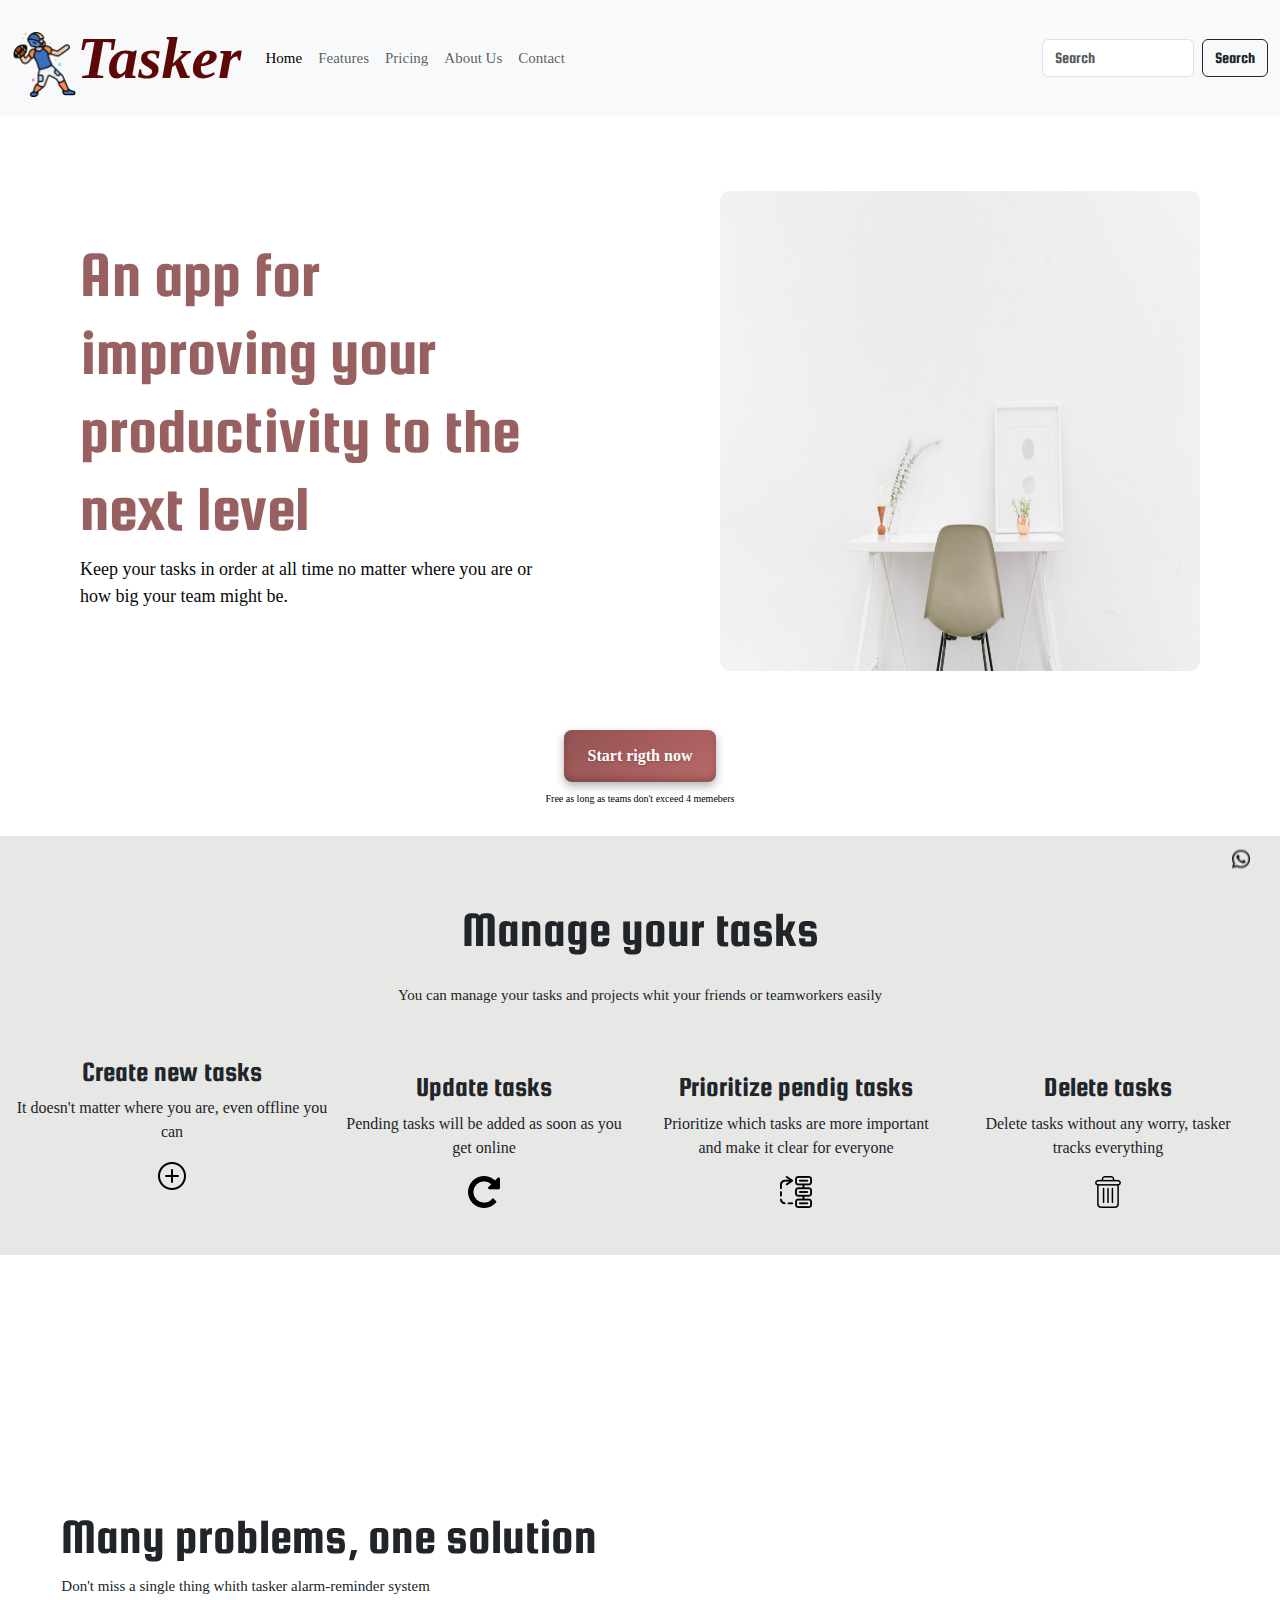
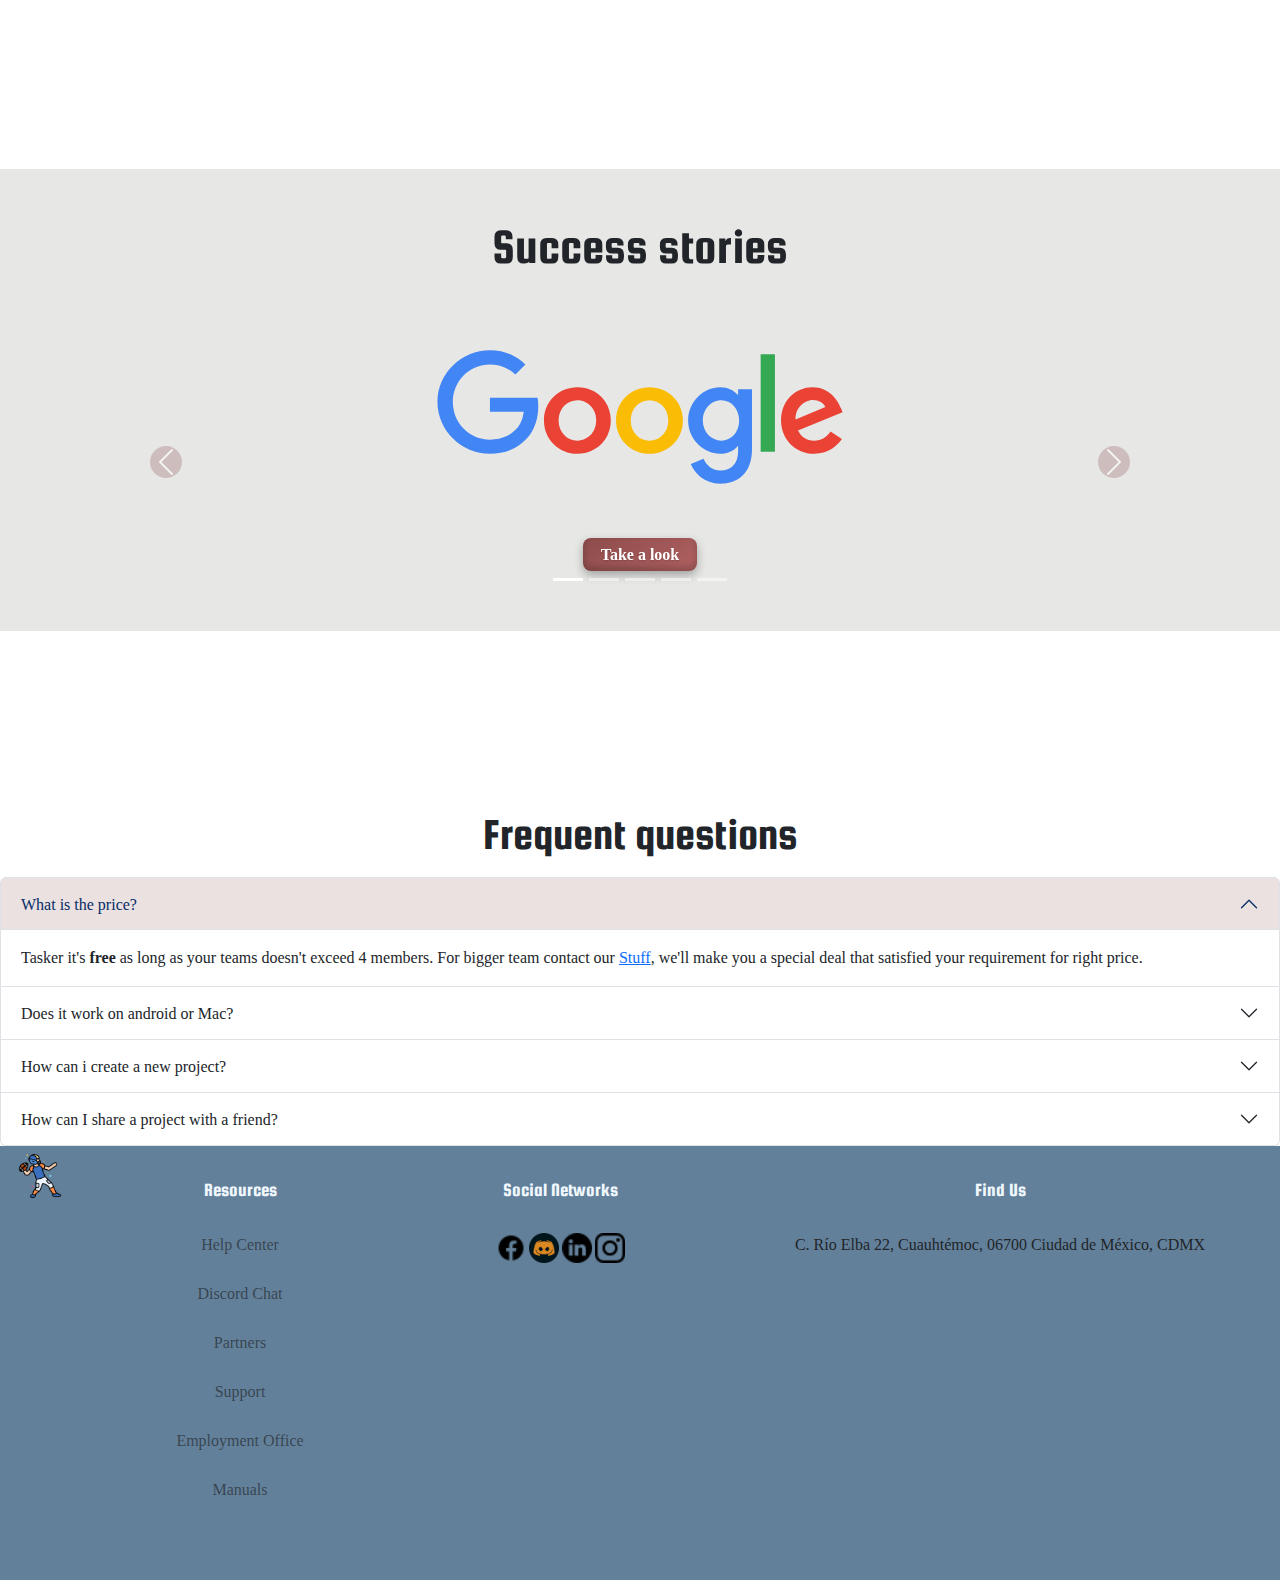
<file: index.html>
<!DOCTYPE html>
<html lang="es">

<head>
   <meta charset="UTF-8">
   <meta property="og:image" content="https://tasker-site.netlify.app/img/jugador-de-ataque.png">
   <meta name="description" content="Tasker is an application to help you to organize your day to day lifework in a easier way, use calendars, add tasks offline or online,synchronize all team issues, create alarms and reminders.">
   <meta name="keywords" content="task, organize, organization, online, offline, teamwork, team, easy, synchronize, reminders, alarms, together">
   <meta name="viewport" content="width=device-width, initial-scale=1.0">
   <meta property="og:type" content="website">
   <meta property="og:title" content="TASKER">
   <meta property="og:url" content="https://tasker-site.netlify.app/">
   <meta property="og:description" content="An app for helping you organize your day to day tasks">   
   <title>TASKER | An application to help you in your day to day tasks.</title>
   <link rel="icon" href="./img/iconpage jugador-de-ataque.png" type="image/x-icon">
   <link href="https://cdn.jsdelivr.net/npm/bootstrap@5.3.3/dist/css/bootstrap.min.css" rel="stylesheet"
      integrity="sha384-QWTKZyjpPEjISv5WaRU9OFeRpok6YctnYmDr5pNlyT2bRjXh0JMhjY6hW+ALEwIH" crossorigin="anonymous">
   <link rel="stylesheet" href="./css/estilos.css">
</head>

<body>
   <header>
      <nav class="navbar navbar-expand-lg bg-body-tertiary">
         <div class="container-fluid">
            <a class="navbar-brand" href="./index.html">
            <img src="./img/jugador-de-ataque.png" alt="Logo de Tasker" height="65px">Tasker</a>
            <button class="navbar-toggler" type="button" data-bs-toggle="collapse"
               data-bs-target="#navbarSupportedContent" aria-controls="navbarSupportedContent" aria-expanded="false"
               aria-label="Toggle navigation">
               <span class="navbar-toggler-icon"></span>
            </button>
            <div class="collapse navbar-collapse" id="navbarSupportedContent">
               <ul class="navbar-nav me-auto mb-2 mb-lg-0">
                  <li class="nav-item">
                     <a class="nav-link active" aria-current="page" href="./index.html">Home</a>
                  </li>
                  <li class="nav-item">
                     <a class="nav-link" href="./pages/features.html">Features</a>
                  </li>
                  <li class="nav-item">
                     <a class="nav-link" aria-current="page" href="./pages/pricing.html">Pricing</a>
                  </li>
                  <li class="nav-item">
                     <a class="nav-link" aria-current="page" href="./pages/aboutus.html">About Us</a>
                  </li>
                  <li class="nav-item">
                     <a class="nav-link" aria-current="page" href="./pages/contact.html">Contact</a>
                  </li>
               </ul>
               <form class="d-flex" role="search">
                  <input class="form-control me-2" type="search" placeholder="Search" aria-label="Search">
                  <button class="btn btn-outline-dark" type="submit">Search</button>
               </form>
            </div>
         </div>
      </nav>
   </header>

   <main>
      <section class="heroe">
         <div class="textosHeroe">
            <h1>An app for improving your productivity to the next level</h1>
            <p>Keep your tasks in order at all time no matter where you are or how big your team might be.</p>
         </div>
         <div class="imagenHeroe">
            <img src="./img/heroecambio.jpg" alt="Imagen principal del heroe para sm">
         </div>
         <div class="botones">
            <a href="./pages/contact.html">Start rigth now</a>
            <p>Free as long as teams don't exceed 4 memebers </p>
      </div>
      </section>



      <section class="whatsapp">
         <a href="https://web.whatsapp.com/">
            <img src="./img/whatsapp.png" alt="Logo de WhatsApp">
         </a>
      </section>

      <section class="features">
         <div class="textosFeatures">
            <h2>Manage your tasks</h2>
            <p>You can manage your tasks and projects whit your friends or teamworkers easily</p>
         </div>
         <div class="featuresContenedor">
            <div class="featureCreate">
               <h3>Create new tasks</h3>
               <p>It doesn't matter where you are, even offline you can</p>
               <img src="./img/boton-agregar.png" alt="icono de agregar tarea nueva">
            </div>
            <div class="featureUpdate">
               <h3>Update tasks</h3>
               <p>Pending tasks will be added as soon as you get online </p>
               <img src="./img/actualizar-flecha.png" alt="Icono de actualizar tarea">
            </div>
            <div class="featurePrioritize">
               <h3>Prioritize pendig tasks</h3>
               <p>Prioritize which tasks are more important and make it clear for everyone</p>
               <img src="./img/prioridad.png" alt="Icono de prioridad">
            </div>
            <div class="featureDelete">
               <h3>Delete tasks</h3>
               <p>Delete tasks without any worry, tasker tracks everything</p>
               <img src="./img/eliminar.png" alt="Incono de eliminar">
            </div>
         </div>
      </section>

      <section class="video">
         <div class="videoContenedor">
            <h2>Many problems, one solution</h2>
            <p>Don't miss a single thing whith tasker alarm-reminder system</p>
         </div>
         <div>
            <iframe width="560" height="315" src="https://www.youtube.com/embed/P5-oDsxQQZo?si=3AG1JJePYyC8_374"
               title="YouTube video player" frameborder="0"
               allow="accelerometer; autoplay; clipboard-write; encrypted-media; gyroscope; picture-in-picture; web-share"
               referrerpolicy="strict-origin-when-cross-origin" allowfullscreen></iframe>
         </div>
      </section>

      <section class="historias">
         <h2>Success stories</h2>
         <div class="container py-4">
            <div id="sliderHistorias" class="carousel slide" data-bs-ride="carousel">
               <div class="carousel-indicators">
                  <button class="active" data-bs-target="#sliderHistorias" data-bs-slide-to="0"></button>
                  <button data-bs-target="#sliderHistorias" data-bs-slide-to="1"></button>
                  <button data-bs-target="#sliderHistorias" data-bs-slide-to="2"></button>
                  <button data-bs-target="#sliderHistorias" data-bs-slide-to="3"></button>
                  <button data-bs-target="#sliderHistorias" data-bs-slide-to="4"></button>
               </div>

               <div class="carousel-inner carousel-fade">
                  <div class="carousel-item active" data-bs-interval="5000">
                     <img class="d-block w-100" src="./img/Google-Logo.wine.svg" alt="Logo de Google">
                     <div class="carousel-caption d-sm-none d-md-block">
                        <a href="">Take a look</a>
                     </div>
                  </div>

                  <div class="carousel-item" data-bs-interval="5000">
                     <img class="d-block w-100" src="./img/jenkinslogo.svg" alt="Logo de Jenkins">
                     <div class="carousel-caption d-sm-none d-md-block">
                        <a href="">Take a look</a>
                     </div>
                  </div>

                  <div class="carousel-item" data-bs-interval="5000">
                     <img class="d-block w-100" src="./img/docker.svg" alt="Logo de Docker">
                     <div class="carousel-caption d-sm-none d-md-block">
                        <a href="">Take a look</a>
                     </div>
                  </div>

                  <div class="carousel-item" data-bs-interval="5000">
                     <img class="d-block w-100" src="./img/nvidia.svg" alt="Logo de Nvidia">
                     <div class="carousel-caption d-sm-none d-md-block">
                        <a href="">Take a look</a>
                     </div>
                  </div>

                  <div class="carousel-item" data-bs-interval="5000">
                     <img class="d-block w-100" src="./img/intel-logo.svg" alt="Logo de intel">
                     <div class="carousel-caption d-sm-none d-md-block">
                        <a href="">Take a look</a>
                     </div>
                  </div>
               </div>

               <button class="carousel-control-prev" data-bs-target="#sliderHistorias" data-bs-slide="prev">
                  <span class="carousel-control-prev-icon"></span>
               </button>

               <button class="carousel-control-next" data-bs-target="#sliderHistorias" data-bs-slide="next">
                  <span class="carousel-control-next-icon"></span>
               </button>
            </div>

         </div>
      </section>

      <section class="preguntas">
         <h3 id="seccionPreguntas">Frequent questions</h3>
         <div class="accordion" id="accordionExample">
            <div class="accordion-item">
               <h2 class="accordion-header">
                  <button class="accordion-button" type="button" data-bs-toggle="collapse" data-bs-target="#collapseOne"
                     aria-expanded="true" aria-controls="collapseOne">
                     What is the price?
                  </button>
               </h2>
               <div id="collapseOne" class="accordion-collapse collapse show" data-bs-parent="#accordionExample">
                  <div class="accordion-body">
                     Tasker it's <strong>free</strong> as long as your teams doesn't exceed 4 members. For bigger team
                     contact our <a href="./pages/contact.html">Stuff</a>, we'll make you a special deal that satisfied
                     your requirement for right price.
                  </div>
               </div>
            </div>
            <div class="accordion-item">
               <h2 class="accordion-header">
                  <button class="accordion-button collapsed" type="button" data-bs-toggle="collapse"
                     data-bs-target="#collapseTwo" aria-expanded="false" aria-controls="collapseTwo">
                     Does it work on android or Mac?
                  </button>
               </h2>
               <div id="collapseTwo" class="accordion-collapse collapse" data-bs-parent="#accordionExample">
                  <div class="accordion-body">
                     Tasker it's onle availabel on web for <strong>now</strong> but we are working to bring you as sonn
                     as possible tasker in all your devices.
                  </div>
               </div>
            </div>
            <div class="accordion-item">
               <h2 class="accordion-header">
                  <button class="accordion-button collapsed" type="button" data-bs-toggle="collapse"
                     data-bs-target="#collapseThree" aria-expanded="false" aria-controls="collapseThree">
                     How can i create a new project?
                  </button>
               </h2>
               <div id="collapseThree" class="accordion-collapse collapse" data-bs-parent="#accordionExample">
                  <div class="accordion-body">
                     You can create a new project by making click un the left menu and then click on "(+)" so you can
                     create a project or task.
                  </div>
               </div>
            </div>
            <div class="accordion-item">
               <h2 class="accordion-header">
                  <button class="accordion-button collapsed" type="button" data-bs-toggle="collapse"
                     data-bs-target="#collapseFour" aria-expanded="false" aria-controls="collapseFour">
                     How can I share a project with a friend?
                  </button>
               </h2>
               <div id="collapseFour" class="accordion-collapse collapse" data-bs-parent="#accordionExample">
                  <div class="accordion-body">
                     You can share projects or tasks simply by clicking on the top rigth when you're into a created
                     issue then there are two posible ways:
                     <ul>
                        <li>Share with a teamworker</li>
                        <li>Share with someone outside your team</li>
                     </ul>
                  </div>
               </div>
            </div>
      </section>
   </main>

   <footer>
      <div class="footerContainer">
         <div class="resourcesImg">
            <a href="./index.html">
               <img src="./img/jugador-de-ataque.png" alt="Icono tasker">
            </a>
         </div>
         <div class="resources">
            <h3>Resources</h3>
            <ul>
               <li>
                  <a href="https://www.w3schools.com/cssref/sel_visited.php" target="_blank">Help Center
                  </a>
               </li>
               <li>
                  <a href="https://discord.com/" target="_blank">Discord Chat
                  </a>
               </li>
               <li>
                  <a href="">Partners
                  </a>
               </li>
               <li>
                  <a href="">Support
                  </a>
               </li>
               <li>
                  <a href="">Employment Office
                  </a>
               </li>
               <li>
                  <a href="">Manuals
                  </a>
               </li>
            </ul>
         </div>
         <div class="footerIcons">
            <h3>Social Networks</h3>
            <a href="https://www.facebook.com/" target="_blank"><img src="./img/icons8-facebook-24.png" alt="Icono de facebook"></a>
            <a href="https://www.discord.com/" target="_blank"><img src="./img/icon-for-discord-17.jpg" alt="Icono de facebook"></a>
            <a href="https://www.linkedin.com/" target="_blank"><img src="./img/linkedin.png" alt="Icono de facebook"></a>
            <a href="https://www.instagram.com/" target="_blank"><img src="./img/logotipo-de-instagram.png" alt="Icono de facebook"></a>
         </div>
         <div class="direction">
            <h3>Find Us</h3>
            <p>C. Río Elba 22, Cuauhtémoc, 06700 Ciudad de México, CDMX</p>
            <iframe
               src="https://www.google.com/maps/embed?pb=!1m18!1m12!1m3!1d9657.180180632466!2d-99.18027191633563!3d19.42620854496103!2m3!1f0!2f0!3f0!3m2!1i1024!2i768!4f13.1!3m3!1m2!1s0x85d1ff003274529b%3A0xe4bf7c38b54d6acd!2sTrabajo%20falso!5e0!3m2!1ses-419!2smx!4v1721869888861!5m2!1ses-419!2smx"
               width="600" height="450" style="border:0;" allowfullscreen="" loading="lazy"
               referrerpolicy="no-referrer-when-downgrade"></iframe>
         </div>
      </div>
   </footer>
   <script src="https://cdn.jsdelivr.net/npm/bootstrap@5.3.3/dist/js/bootstrap.bundle.min.js"
   integrity="sha384-YvpcrYf0tY3lHB60NNkmXc5s9fDVZLESaAA55NDzOxhy9GkcIdslK1eN7N6jIeHz"
   crossorigin="anonymous"></script>
</body>
</html>
</file>
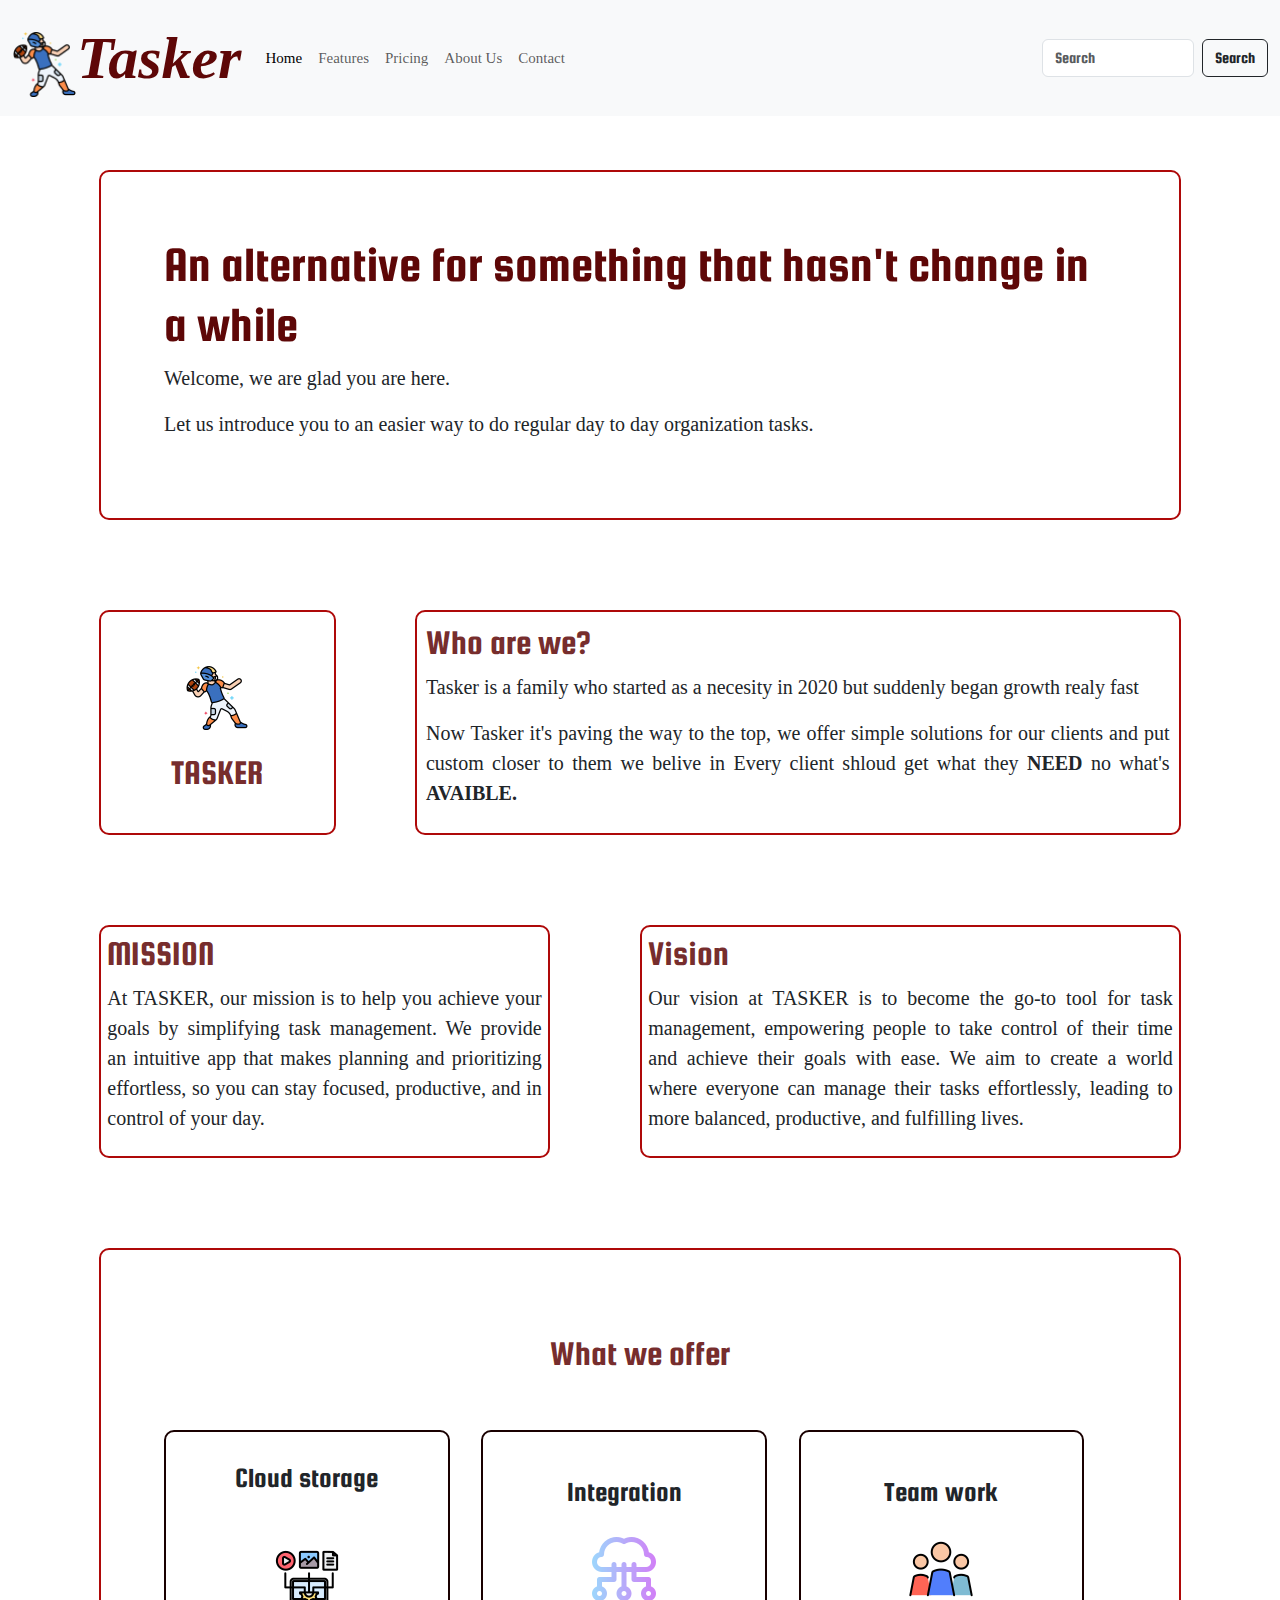
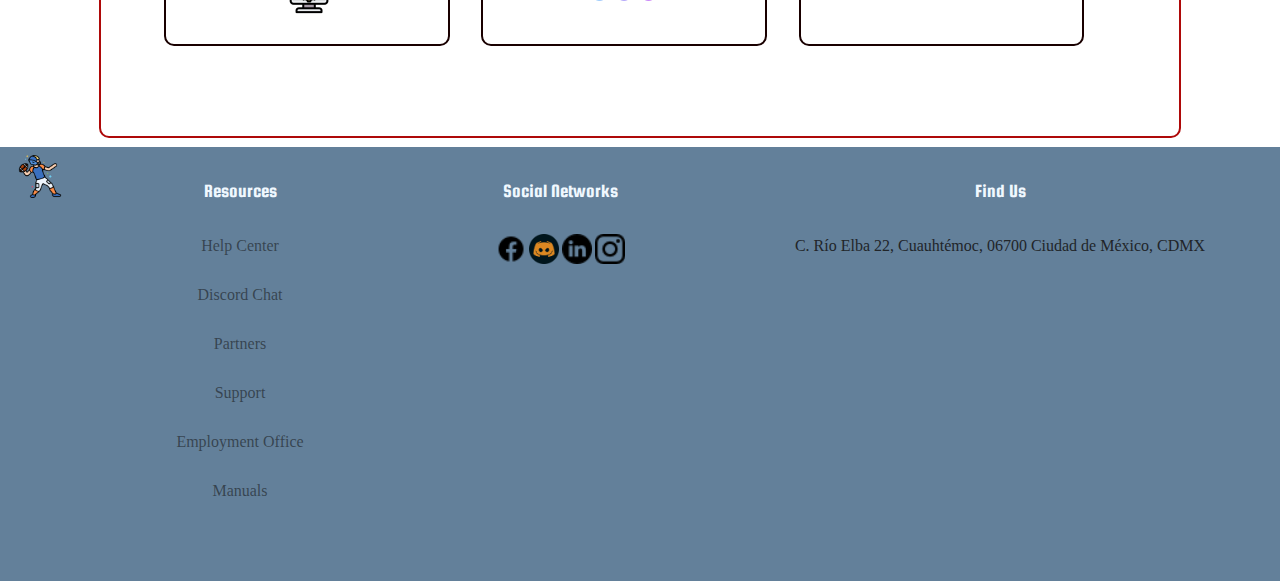
<file: pages/aboutus.html>
<!DOCTYPE html>
<html lang="es">
<head>
   <meta charset="UTF-8">
   <meta property="og:image" content="https://tasker-site.netlify.app/img/jugador-de-ataque.png">
   <meta name="viewport" content="width=device-width, initial-scale=1.0">
   <meta name="description" content="Tasker story and who are we, an application to help you to organize your day to day lifework in a easier way, use calendars, add tasks offline or online,synchronize all team issues, create alarms and reminders.">
   <meta name="keywords" content="task,contact, message, meeting, call, organize, organization, online, offline, teamwork, team, easy, synchronize, reminders, alarms, together">   
   <meta property="og:type" content="website">
   <meta property="og:title" content="TASKER">
   <meta property="og:url" content="https://tasker-site.netlify.app/">
   <meta property="og:description" content="About Tasker, an app for helping you organize your day to day tasks">   
   <title>TASKER-ABOUTUS</title>
   <link rel="icon" href="../img/iconpage jugador-de-ataque.png" type="image/x-icon">
   <link href="https://cdn.jsdelivr.net/npm/bootstrap@5.3.3/dist/css/bootstrap.min.css" rel="stylesheet"
      integrity="sha384-QWTKZyjpPEjISv5WaRU9OFeRpok6YctnYmDr5pNlyT2bRjXh0JMhjY6hW+ALEwIH" crossorigin="anonymous">
   <link rel="stylesheet" href="../css/estilos.css">
   <link
   rel="stylesheet"
   href="https://cdnjs.cloudflare.com/ajax/libs/animate.css/4.1.1/animate.min.css"/>
   </head>

<body>
   <header>
      <nav class="navbar navbar-expand-lg bg-body-tertiary">
         <div class="container-fluid">
            <a class="navbar-brand" href="../index.html">
               <img src="../img/jugador-de-ataque.png" alt="Logo de Tasker" height="65px">Tasker</a>
            <button class="navbar-toggler" type="button" data-bs-toggle="collapse"
               data-bs-target="#navbarSupportedContent" aria-controls="navbarSupportedContent" aria-expanded="false"
               aria-label="Toggle navigation">
               <span class="navbar-toggler-icon"></span>
            </button>
            <div class="collapse navbar-collapse" id="navbarSupportedContent">
               <ul class="navbar-nav me-auto mb-2 mb-lg-0">
                  <li class="nav-item">
                     <a class="nav-link active" aria-current="page" href="../index.html">Home</a>
                  </li>
                  <li class="nav-item">
                     <a class="nav-link" href="./features.html">Features</a>
                  </li>
                  <li class="nav-item">
                     <a class="nav-link" aria-current="page" href="./pricing.html">Pricing</a>
                  </li>
                  <li class="nav-item">
                     <a class="nav-link" aria-current="page" href="./aboutus.html">About Us</a>
                  </li>
                  <li class="nav-item">
                     <a class="nav-link" aria-current="page" href="./contact.html">Contact</a>
                  </li>
               </ul>
               <form class="d-flex" role="search">
                  <input class="form-control me-2" type="search" placeholder="Search" aria-label="Search">
                  <button class="btn btn-outline-dark" type="submit">Search</button>
               </form>
            </div>
         </div>
      </nav>
   </header>
   <main>
      <section class="aboutusPage1">
         <div class="aboutContainer">
            <div class="aboutHeroe animate__animated animate__backInUp ">
               <h1>An alternative for something that hasn't change in a while</h1>
               <p>Welcome, we are glad you are here.</p>
               <p>Let us introduce you to an easier way to do regular day to day organization tasks.</p>
            </div>
            <div class="logoAbout">
               <img src="../img/jugador-de-ataque.png" alt="Icono de Tasker">
               <h2>TASKER</h2>
            </div>
            <div class="story">
               <h2>Who are we?</h2>
               <p>Tasker is a family who started as a necesity in 2020 but suddenly began growth realy fast</p>
               <p>Now Tasker it's paving the way to the top, we offer simple solutions for our clients and put custom closer to them we belive in Every client shloud get what they <strong>NEED </strong>no what's <strong>AVAIBLE.</strong></p>
            </div>
            <div class="mission">
               <h2>MISSION</h2>
               <p>At TASKER, our mission is to help you achieve your goals by simplifying task management. We provide an intuitive app that makes planning and prioritizing effortless, so you can stay focused, productive, and in control of your day.</p>
            </div>
            <div class="vision">
               <h2>Vision</h2>
               <p>Our vision at TASKER is to become the go-to tool for task management, empowering people to take control of their time and achieve their goals with ease. We aim to create a world where everyone can manage their tasks effortlessly, leading to more balanced, productive, and fulfilling lives.</p>
            </div>
         </div>
         <div class="allContainer">
            <div class="textosContainer">
               <h2>What we offer</h2>
            </div>
            <div class="item1">
               <h3>Cloud storage</h3>
               <img src="../img/item1.png" alt="icono de Cloud Storage">
            </div>
            <div class="item2">
               <h3>Integration</h3>
               <img src="../img/item2.png" alt="icono de Integration">
            </div>
            <div class="item3">
               <h3>Team work</h3>
               <img src="../img/item3.png" alt="icono de Team work">
            </div>
         </div>
      </section>
   </main>
   <footer>
      <div class="footerContainer">
         <div class="resourcesImg">
            <a href="./aboutus.html">
            <img src="../img/jugador-de-ataque.png" alt="Icono tasker"></a>
         </div>
         <div class="resources">
            <h3>Resources</h3>
            <ul>
               <li><a href="https://www.w3schools.com/cssref/sel_visited.php" target="_blank">Help Center</a></li>
               <li><a href="https://discord.com/" target="_blank">Discord Chat</a></li>
               <li><a href="">Partners</a></li>
               <li><a href="">Support</a></li>
               <li><a href="">Employment Office</a></li>
               <li><a href="">Manuals</a></li>
            </ul>
         </div>
         <div class="footerIcons">
            <h3>Social Networks</h3>
            <a href="https://www.facebook.com/" target="_blank"><img src="../img/icons8-facebook-24.png" alt="Icono de facebook"></a>
            <a href="https://www.discord.com/" target="_blank"><img src="../img/icon-for-discord-17.jpg" alt="Icono de facebook"></a>
            <a href="https://www.linkedin.com/" target="_blank"><img src="../img/linkedin.png" alt="Icono de facebook"></a>
            <a href="https://www.instagram.com/" target="_blank"><img src="../img/logotipo-de-instagram.png" alt="Icono de facebook"></a>
         </div>
         <div class="direction">
            <h3>Find Us</h3>
            <p>C. Río Elba 22, Cuauhtémoc, 06700 Ciudad de México, CDMX</p>
            <iframe
               src="https://www.google.com/maps/embed?pb=!1m18!1m12!1m3!1d9657.180180632466!2d-99.18027191633563!3d19.42620854496103!2m3!1f0!2f0!3f0!3m2!1i1024!2i768!4f13.1!3m3!1m2!1s0x85d1ff003274529b%3A0xe4bf7c38b54d6acd!2sTrabajo%20falso!5e0!3m2!1ses-419!2smx!4v1721869888861!5m2!1ses-419!2smx"
               width="600" height="450" style="border:0;" allowfullscreen="" loading="lazy"
               referrerpolicy="no-referrer-when-downgrade"></iframe>
         </div>
      </div>
   </footer>
   <script src="https://cdn.jsdelivr.net/npm/bootstrap@5.3.3/dist/js/bootstrap.bundle.min.js"
   integrity="sha384-YvpcrYf0tY3lHB60NNkmXc5s9fDVZLESaAA55NDzOxhy9GkcIdslK1eN7N6jIeHz"
   crossorigin="anonymous"></script>
</body>
</html>
</file>
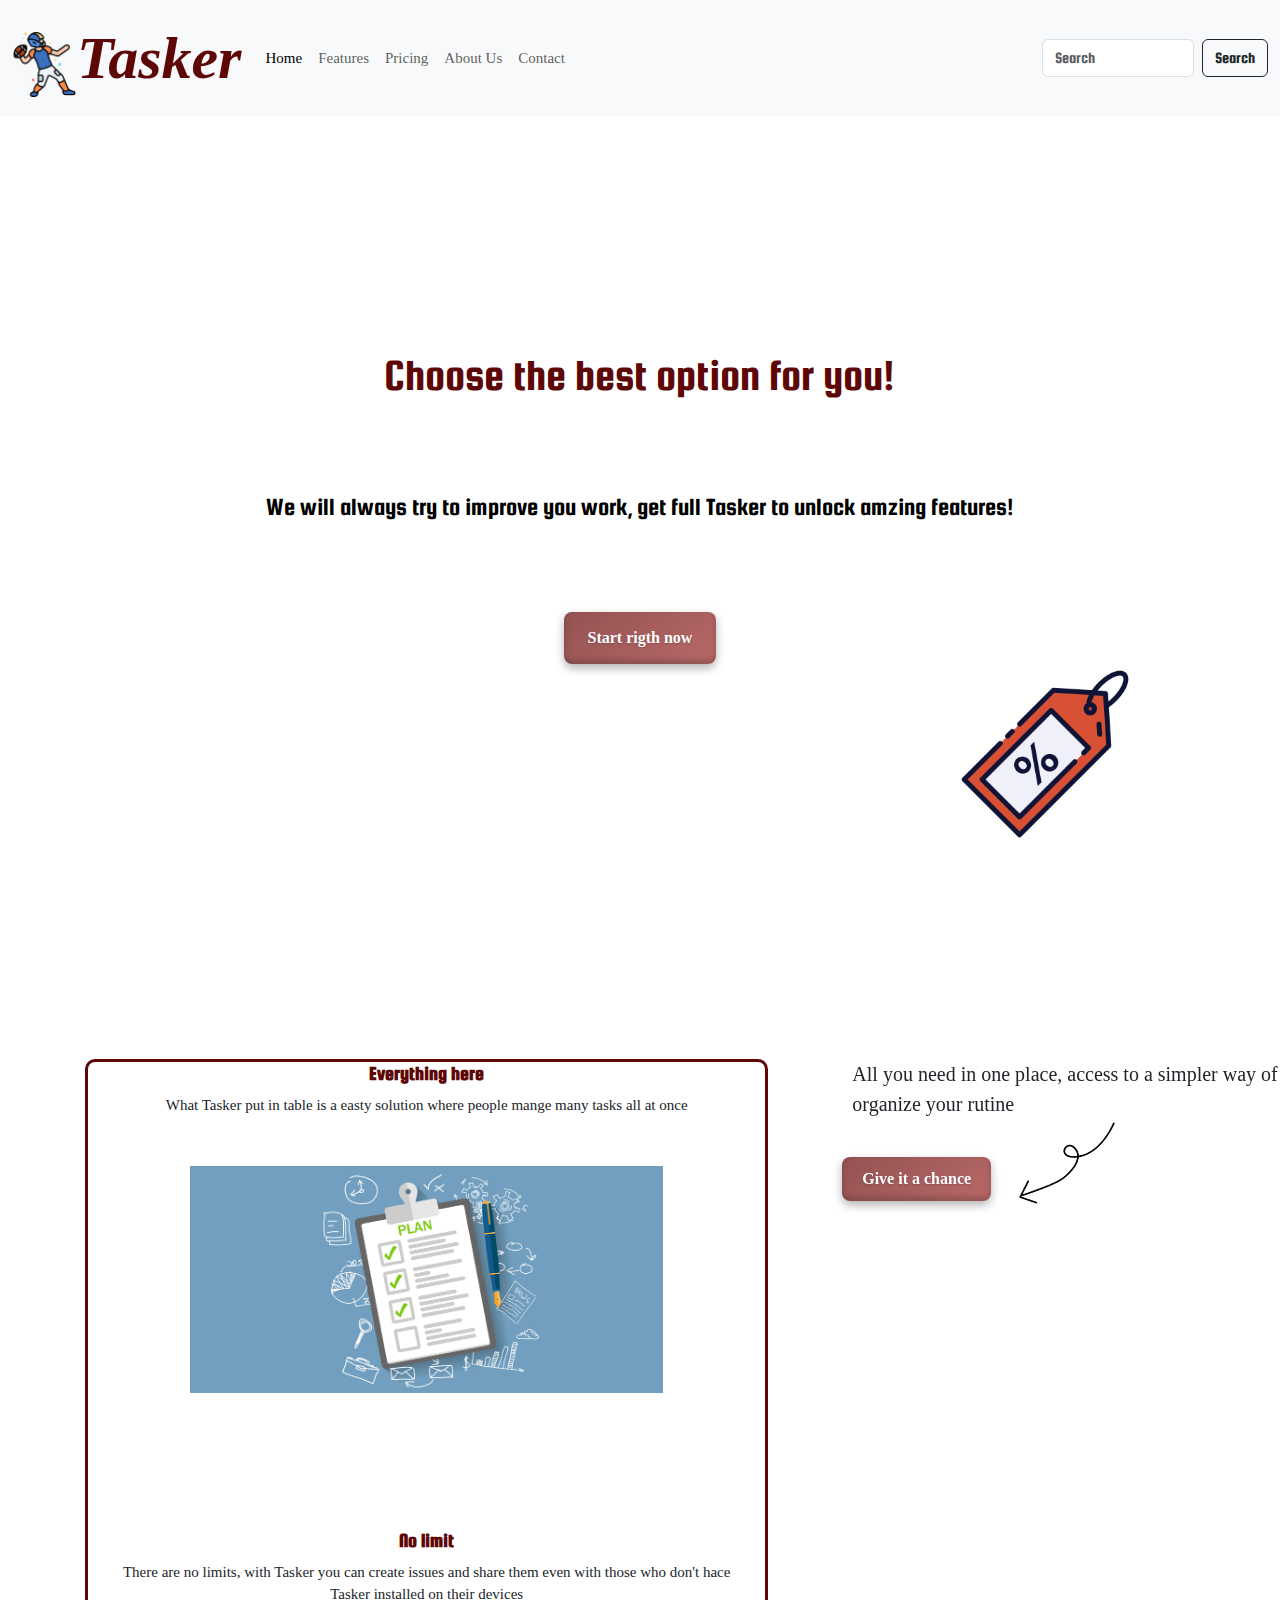
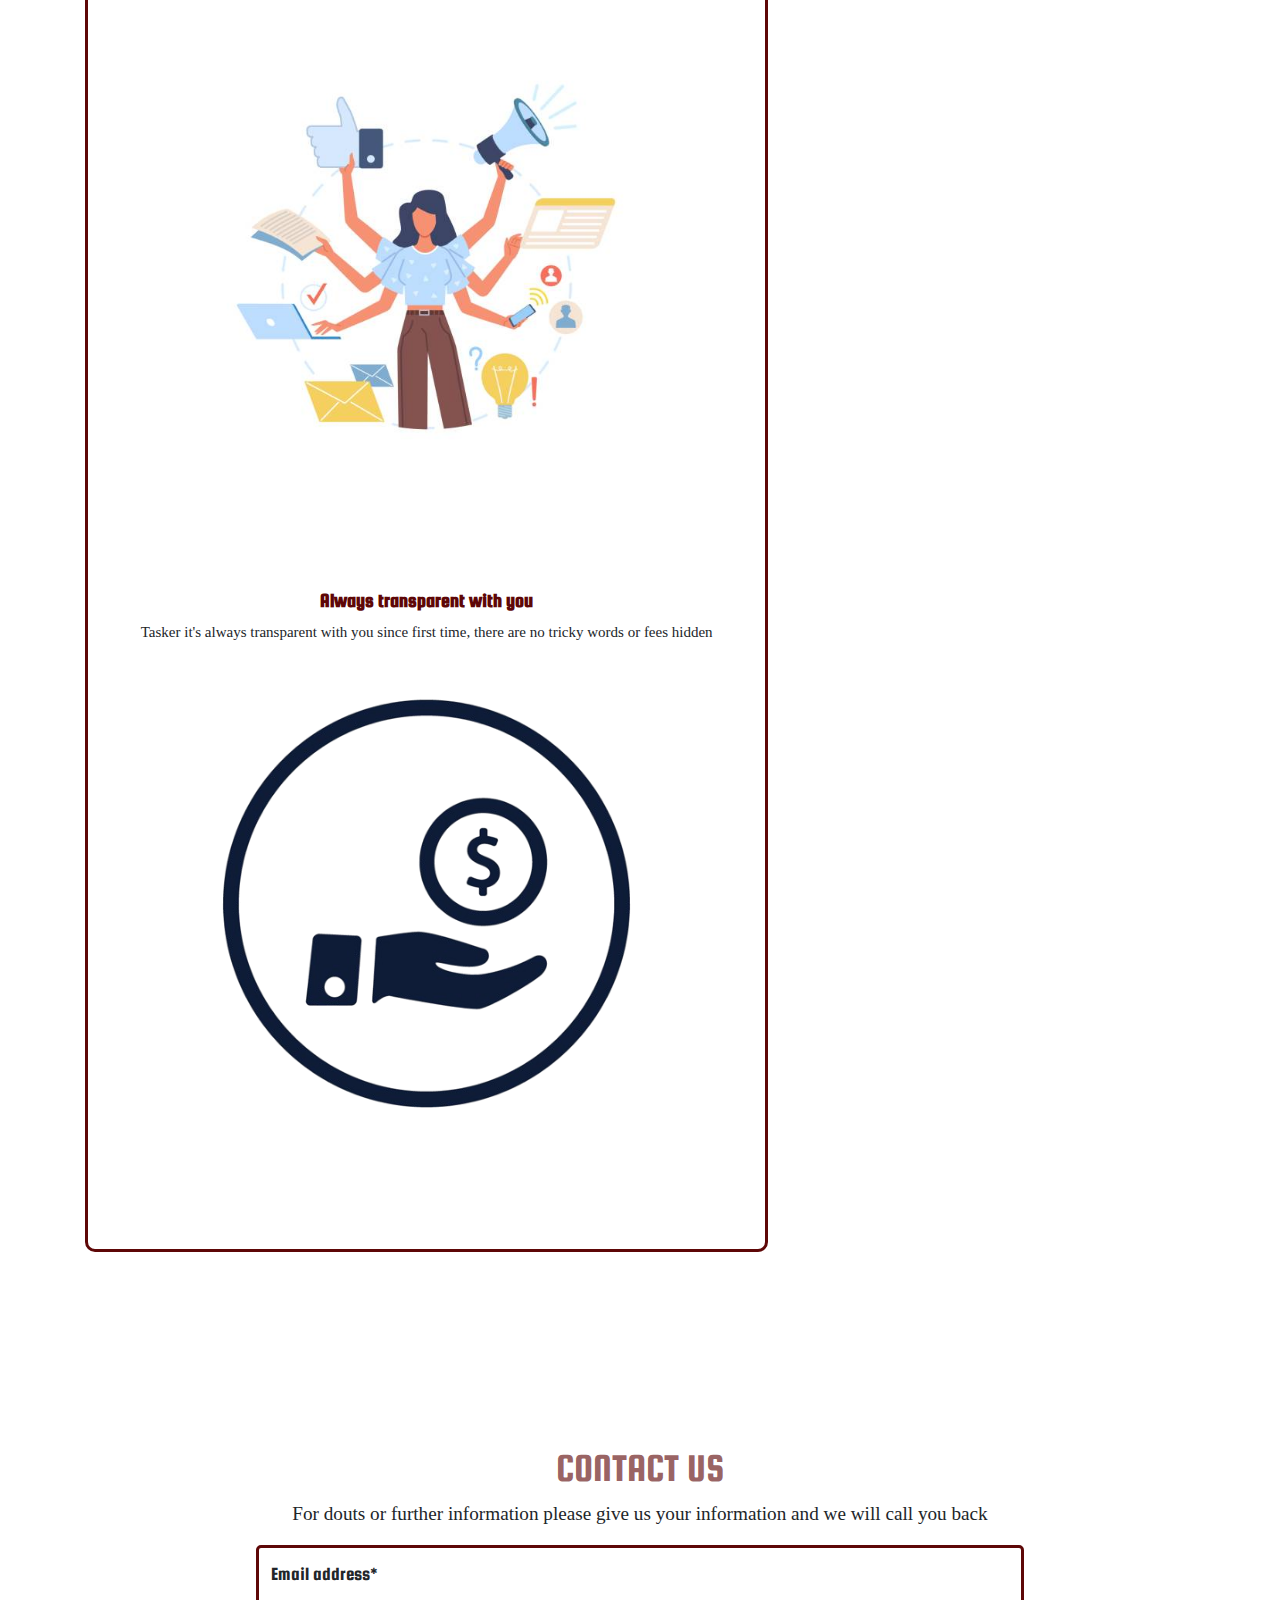
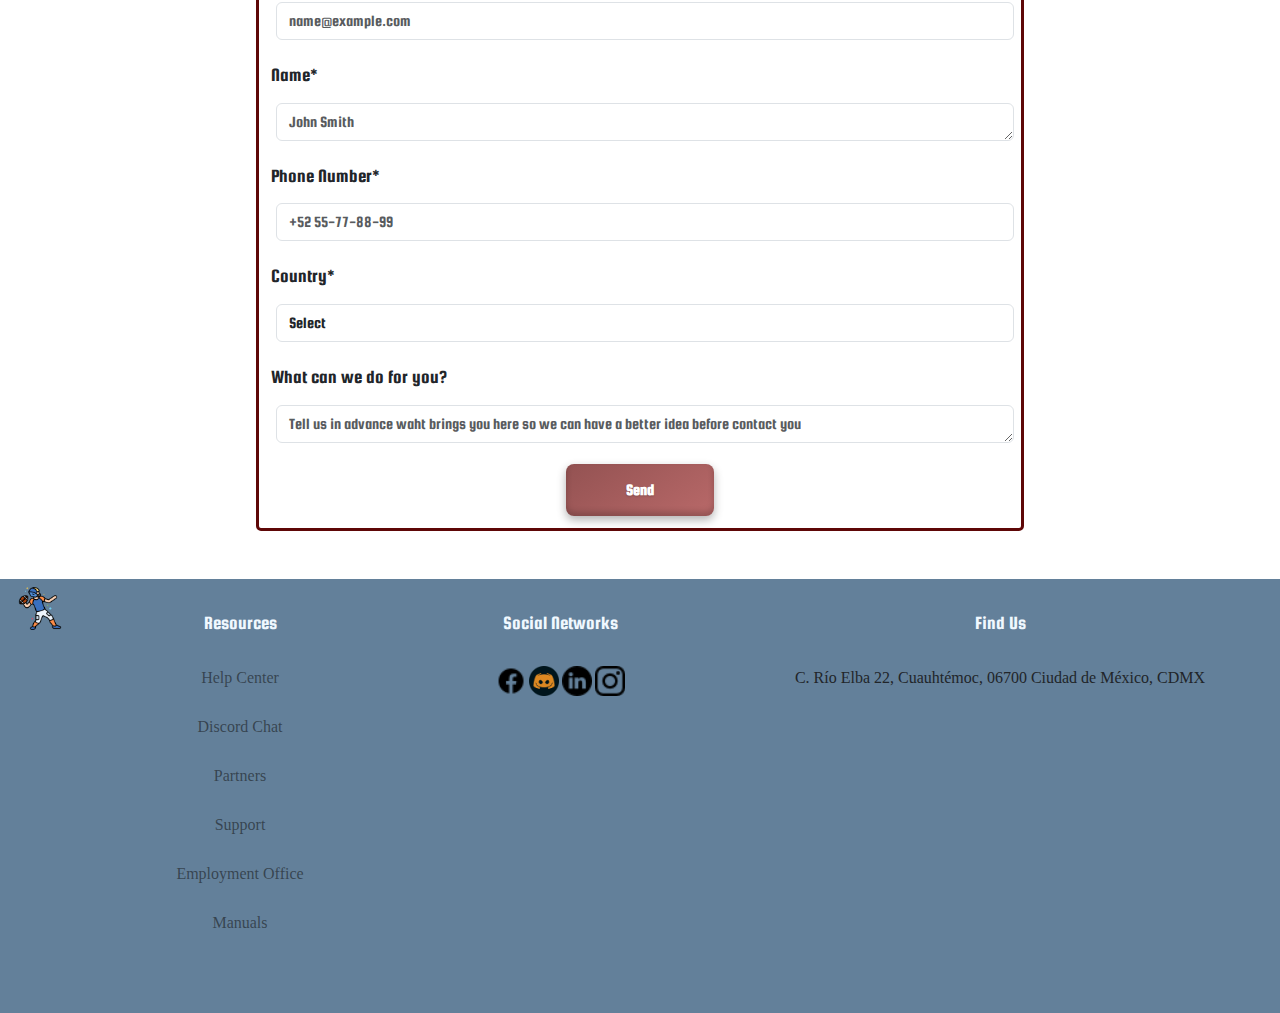
<file: pages/contact.html>
<!DOCTYPE html>
<html lang="en">
<head>
   <meta charset="UTF-8">
   <meta property="og:image" content="https://tasker-site.netlify.app/img/jugador-de-ataque.png">
   <meta name="viewport" content="width=device-width, initial-scale=1.0">
   <meta name="description" content="Tasker contact for reaching you, set meetings to clear up featutes as how to organize your day to day lifework in a easier way, use calendars, add tasks offline or online,synchronize all team issues, create alarms and reminders.">
   <meta name="keywords" content="task, doubts, number, organize, organization, online, offline, teamwork, team, easy, synchronize, reminders, alarms, together">
   <meta property="og:type" content="website">
   <meta property="og:title" content="TASKER">
   <meta property="og:url" content="https://tasker-site.netlify.app/">
   <meta property="og:description" content="Contact way for Tasker team an Help Desk">   
   <title>TASKER-CONTACT</title>
   <link rel="icon" href="../img/iconpage jugador-de-ataque.png" type="image/x-icon">
   <link href="https://cdn.jsdelivr.net/npm/bootstrap@5.3.3/dist/css/bootstrap.min.css" rel="stylesheet"
      integrity="sha384-QWTKZyjpPEjISv5WaRU9OFeRpok6YctnYmDr5pNlyT2bRjXh0JMhjY6hW+ALEwIH" crossorigin="anonymous">   
   <link rel="stylesheet" href="../css/estilos.css">
</head>
<body>
   <header>
      <nav class="navbar navbar-expand-lg bg-body-tertiary">
         <div class="container-fluid">
            <a class="navbar-brand" href="../index.html">
            <img src="../img/jugador-de-ataque.png" alt="Logo de Tasker" height="65px">Tasker</a>
            <button class="navbar-toggler" type="button" data-bs-toggle="collapse"
            data-bs-target="#navbarSupportedContent" aria-controls="navbarSupportedContent" aria-expanded="false"
            aria-label="Toggle navigation">
               <span class="navbar-toggler-icon"></span>
            </button>
            <div class="collapse navbar-collapse" id="navbarSupportedContent">
               <ul class="navbar-nav me-auto mb-2 mb-lg-0">
                  <li class="nav-item">
                     <a class="nav-link active" aria-current="page" href="../index.html">Home</a>
                  </li>
                  <li class="nav-item">
                     <a class="nav-link" href="./features.html">Features</a>
                  </li>
                  <li class="nav-item">
                     <a class="nav-link" aria-current="page" href="./pricing.html">Pricing</a>
                  </li>
                  <li class="nav-item">
                     <a class="nav-link" aria-current="page" href="./aboutus.html">About Us</a>
                  </li>
                  <li class="nav-item">
                     <a class="nav-link" aria-current="page" href="./contact.html">Contact</a>
                  </li>
               </ul>
               <form class="d-flex" role="search">
                  <input class="form-control me-2" type="search" placeholder="Search" aria-label="Search">
                  <button class="btn btn-outline-dark" type="submit">Search</button>
               </form>
            </div>
         </div>
      </nav>
   </header>
   <main>
      <section class="heroeContact">
         <div class="botones">
            <h1>Choose the best option for you!</h1>
            <h2>We will always try to improve you work, get full Tasker to unlock amzing features!</h2>
            <div class="gift">
               <a class="botonHeroe" href="./contact.html">Start rigth now</a>
               <img src="../img/discount.png" alt="Imagen de descuento HeroeSection">
            </div>
         </div>
         <div class="izquierda">
            <h2>Everything here</h2>
            <p>What Tasker put in table is a easty solution where people mange many tasks all at once </p>
            <img class="imagenesIzquierda" src="../img/izquierda1.png" alt="Imagen de representación de Integration">
            <h2>No limit</h2>
            <p>There are no limits, with Tasker you can create issues and share them even with those who don't hace Tasker installed on their devices</p>
            <img class="imagenesIzquierda" src="../img/izquierda2.jpg" alt="Imagen de representación de no-Limits">
            <h2>Always transparent with you</h2>
            <p>Tasker it's always transparent with you since first time, there are no tricky words or fees hidden</p>
            <img class="imagenesIzquierda" src="../img/izquierda3.png" alt="Imagen de representación de Transparent">
         </div>
         <div class="derecha">
            <div class="textosDerecha">
               <p>All you need in one place, access to a simpler way of organize your rutine</p>
               <img src="../img/flecha2-removebg-preview.png" alt="Imagen de flecha">
               <a class="botonHeroe" href="">Give it a chance</a>
            </div> 
         </div>
      </section>  
      <section class="contactPage1">
         <h2>CONTACT US</h2>
         <p>For douts or further information please give us your information and we will call you back</p>
         <div class="formularioContenedor">
            <div class="espacio mb-3">
               <label class="form-label">Email address*</label>
               <input type="email" class="form-control" placeholder="name@example.com">
            </div>
            <div class="espacio mb-3">
               <label class="form-label">Name*</label>
               <textarea class="form-control" placeholder="John Smith" rows="1"></textarea>
            </div>
            <div class="espacio mb-3">
               <label class="form-label">Phone Number*</label>
               <input class="form-control" placeholder="+52 55-77-88-99" rows="1"></input>
            </div>
            <div class="espacio mb-3">
               <label class="form-label">Country*</label>
               <select class="form-control" placeholder="John Smith" rows="1">
                  <option value="USA">Select</option>
                  <option value="USA">USA</option>
                  <option value="Mexico">Mexico</option>
                  <option value="Argentina">Argentina</option>
                  <option value="United KingdomK">United Kingdom</option>
                  <option value="Germany">Germany</option>
                  <option value="Canada">Canada</option>
               </select>
            </div>
            <div class="espacio mb-3">
               <label class="form-label">What can we do for you?</label>
               <textarea class="form-control"
                  placeholder="Tell us in advance waht brings you here so we can have a better idea before contact you"
                  rows="1"></textarea>
            </div>
            <a class="btn btn-primary" href="#" role="button">Send</a>
      </section>
   </main>
   <footer>
      <div class="footerContainer">
         <div class="resourcesImg">
            <a href="./contact.html">
            <img src="../img/jugador-de-ataque.png" alt="Icono tasker"></a>
         </div>
         <div class="resources">
            <h3>Resources</h3>
            <ul>
               <li><a href="https://www.w3schools.com/cssref/sel_visited.php" target="_blank">Help Center</a></li>
               <li><a href="https://discord.com/" target="_blank">Discord Chat</a></li>
               <li><a href="">Partners</a></li>
               <li><a href="">Support</a></li>
               <li><a href="">Employment Office</a></li>
               <li><a href="">Manuals</a></li>
            </ul>
         </div>
         <div class="footerIcons">
            <h3>Social Networks</h3>
            <a href="https://www.facebook.com/" target="_blank"><img src="../img/icons8-facebook-24.png" alt="Icono de facebook"></a>
            <a href="https://www.discord.com/" target="_blank"><img src="../img/icon-for-discord-17.jpg" alt="Icono de facebook"></a>
            <a href="https://www.linkedin.com/" target="_blank"><img src="../img/linkedin.png" alt="Icono de facebook"></a>
            <a href="https://www.instagram.com/" target="_blank"><img src="../img/logotipo-de-instagram.png" alt="Icono de facebook"></a>
         </div>
         <div class="direction">
            <h3>Find Us</h3>
            <p>C. Río Elba 22, Cuauhtémoc, 06700 Ciudad de México, CDMX</p>
            <iframe
               src="https://www.google.com/maps/embed?pb=!1m18!1m12!1m3!1d9657.180180632466!2d-99.18027191633563!3d19.42620854496103!2m3!1f0!2f0!3f0!3m2!1i1024!2i768!4f13.1!3m3!1m2!1s0x85d1ff003274529b%3A0xe4bf7c38b54d6acd!2sTrabajo%20falso!5e0!3m2!1ses-419!2smx!4v1721869888861!5m2!1ses-419!2smx"
               width="600" height="450" style="border:0;" allowfullscreen="" loading="lazy"
               referrerpolicy="no-referrer-when-downgrade">
            </iframe>
         </div>
      </div>
   </footer>
   <script src="https://cdn.jsdelivr.net/npm/bootstrap@5.3.3/dist/js/bootstrap.bundle.min.js"
   integrity="sha384-YvpcrYf0tY3lHB60NNkmXc5s9fDVZLESaAA55NDzOxhy9GkcIdslK1eN7N6jIeHz"
   crossorigin="anonymous"></script>
</body>
</html>
</file>
<file: css/estilos.css>
@charset "UTF-8";
/*LISTAS*/
/*-------------------------------------EXTEND----------------------------------*/
@import url("https://fonts.googleapis.com/css2?family=Matemasie&family=New+Amsterdam&family=Squada+One&display=swap");
.historias .container #sliderHistorias .carousel-inner .carousel-item .carousel-caption a, .heroeContact .derecha .textosDerecha a, .contactPage1 .formularioContenedor a, .featuresPage1 .featuresHeroe a, .featuresPage1 .featuresContainer .androidFeature a, .featuresPage1 .featuresContainer .iosFeature a, .featuresPage1 .featuresContainer .desktopFeature a, .botones a, .pricingHeroe .textosPricing .botones, .pricingHeroe .optionsContainer .freeOption .botones, .pricingHeroe .optionsContainer .payOption .botones, .pricingHeroe .optionsContainer .proOption .botones, .textosSecundarios .botones {
  text-decoration: none;
  padding: 14px 24px;
  font-size: 16px;
  font-weight: bold;
  color: white;
  background: linear-gradient(145deg, #690e0eb7, #911414a3);
  border: none;
  border-radius: 8px;
  cursor: pointer;
  box-shadow: 0 4px 10px rgba(0, 0, 0, 0.3), inset 0 -4px 6px rgba(0, 0, 0, 0.2);
  transition: all 0.2s ease;
  text-shadow: 0px 1px 2px rgba(0, 0, 0, 0.2); }
  .historias .container #sliderHistorias .carousel-inner .carousel-item .carousel-caption a:hover, .heroeContact .derecha .textosDerecha a:hover, .contactPage1 .formularioContenedor a:hover, .featuresPage1 .featuresHeroe a:hover, .featuresPage1 .featuresContainer .androidFeature a:hover, .featuresPage1 .featuresContainer .iosFeature a:hover, .featuresPage1 .featuresContainer .desktopFeature a:hover, .botones a:hover, .pricingHeroe .textosPricing .botones:hover, .pricingHeroe .optionsContainer .freeOption .botones:hover, .pricingHeroe .optionsContainer .payOption .botones:hover, .pricingHeroe .optionsContainer .proOption .botones:hover, .textosSecundarios .botones:hover {
    background: linear-gradient(145deg, #c24539, #c95426);
    box-shadow: 0 6px 14px rgba(0, 0, 0, 0.4), inset 0 -4px 6px rgba(0, 0, 0, 0.25);
    transform: translateY(2px); }
  .historias .container #sliderHistorias .carousel-inner .carousel-item .carousel-caption a:active, .heroeContact .derecha .textosDerecha a:active, .contactPage1 .formularioContenedor a:active, .featuresPage1 .featuresHeroe a:active, .featuresPage1 .featuresContainer .androidFeature a:active, .featuresPage1 .featuresContainer .iosFeature a:active, .featuresPage1 .featuresContainer .desktopFeature a:active, .botones a:active, .pricingHeroe .textosPricing .botones:active, .pricingHeroe .optionsContainer .freeOption .botones:active, .pricingHeroe .optionsContainer .payOption .botones:active, .pricingHeroe .optionsContainer .proOption .botones:active, .textosSecundarios .botones:active {
    background: linear-gradient(145deg, #d46969, #c47761);
    box-shadow: 0 2px 6px rgba(0, 0, 0, 0.4), inset 0 4px 6px rgba(0, 0, 0, 0.4);
    transform: translateY(2px); }

/*Usar como argumento dentro de la pseudoclase &:hover*/
.aboutusPage1 .item1:hover, .aboutusPage1 .item2:hover, .aboutusPage1 .item3:hover, .pricingHeroe .optionsContainer .freeOption:hover, .pricingHeroe .optionsContainer .payOption:hover, .pricingHeroe .optionsContainer .proOption:hover {
  transition: 1s;
  transform: scale(1.01);
  -webkit-box-shadow: 16px -7px 7px -11px rgba(0, 0, 0, 0.35);
  -moz-box-shadow: 16px -7px 7px -11px rgba(0, 0, 0, 0.35);
  box-shadow: 16px -7px 7px -11px rgba(0, 0, 0, 0.35); }

/*RESET*/
* {
  margin: 0;
  padding: 0;
  box-sizing: border-box; }

body {
  font-family: "Squada One", sans-serif !important;
  font-weight: 400;
  font-style: normal; }

body p, a {
  font-family: Cambria, Cochin, Georgia, Times, 'Times New Roman', serif; }

/*! ---------------------------------------- HEADER BOOTSTRAP ----------------------------*/
header {
  background-color: #e7e7e6;
  top: 0;
  z-index: 7;
  position: sticky; }
  header nav {
    font-size: 21px;
    align-content: space-evenly; }
    header nav .navbar-brand {
      font-size: 60px;
      font-weight: bold;
      font-style: oblique;
      color: #5e0707; }
    header nav a {
      font-size: 21px;
      align-content: space-evenly; }
      header nav a:hover {
        border-radius: 5px;
        background-color: rgba(250, 235, 215, 0.288);
        color: #5e0707;
        font-weight: bold;
        transition: 0.5s;
        transform: scale(1.01); }

/*! ---------------------------------------- HISTORIAS-CARROUSEL BOOTSTRAP ----------------------------*/
.historias .container #sliderHistorias {
  background-color: #e7e7e6; }
  .historias .container #sliderHistorias .carousel-inner .carousel-item img {
    width: 100%;
    height: 200px;
    margin-bottom: 90px; }
  .historias .container #sliderHistorias .carousel-inner .carousel-item .carousel-caption a {
    margin-top: 1%;
    margin-bottom: 1%;
    padding: 8px 18px; }
  .historias .container #sliderHistorias .carousel-control-prev-icon {
    border-radius: 100px;
    background-color: rgba(94, 7, 7, 0.367); }
  .historias .container #sliderHistorias .carousel-control-next-icon {
    border-radius: 100px;
    background-color: rgba(94, 7, 7, 0.367); }

/*! ---------------------------------------- ACCORDION BOOTSTRAP ----------------------------*/
.preguntas .accordion .accordion-item h2 {
  font-family: Cambria, Cochin, Georgia, Times, 'Times New Roman', serif; }
  .preguntas .accordion .accordion-item h2 .accordion-button:not(.collapsed) {
    background-color: rgba(94, 7, 7, 0.12); }

.preguntas .accordion .accordion-collapse .accordion-body {
  font-family: Cambria, Cochin, Georgia, Times, 'Times New Roman', serif; }

/* -----------------------------------Formulario BOOTSTRAP--------------------------------*/
.contactPage1 .formularioContenedor a {
  display: flex;
  flex-direction: column;
  justify-content: center;
  align-items: center;
  flex-wrap: nowrap;
  margin-left: 40%;
  margin-right: 40%; }

/*!--------------------------------------------FOOTER------------------------------------*/
footer {
  background-color: #63809a;
  text-align: center; }
  footer .footerContainer {
    display: grid;
    grid-template-rows: auto;
    grid-template-columns: 0.5fr 2fr 2fr 3.5fr;
    grid-template-areas: "resourcesImg resources footerIcons direction";
    width: 100%; }
    footer .footerContainer .resourcesImg {
      grid-area: resourcesImg; }
      footer .footerContainer .resourcesImg a img {
        height: 10%;
        width: fit-content;
        margin: 10%; }
    footer .footerContainer .resources {
      grid-area: resources; }
      footer .footerContainer .resources h3 {
        font-size: larger;
        margin: 2rem;
        color: aliceblue; }
      footer .footerContainer .resources ul {
        margin: 5px;
        padding: 0px; }
        footer .footerContainer .resources ul li {
          list-style: none;
          margin: 25px; }
          footer .footerContainer .resources ul li a {
            color: rgba(19, 20, 21, 0.571);
            text-decoration: none; }
            footer .footerContainer .resources ul li a:hover {
              color: #2a2c2e; }
    footer .footerContainer .footerIcons {
      grid-area: footerIcons; }
      footer .footerContainer .footerIcons h3 {
        font-size: larger;
        margin: 2rem;
        color: aliceblue; }
      footer .footerContainer .footerIcons a img {
        width: 30px;
        height: 30px; }
    footer .footerContainer .direction {
      grid-area: direction; }
      footer .footerContainer .direction h3 {
        font-size: larger;
        margin: 2rem;
        color: aliceblue; }
      footer .footerContainer .direction p {
        align-items: center;
        align-content: center;
        text-align: center;
        width: 100%; }
      footer .footerContainer .direction iframe {
        width: 100%;
        height: 300px;
        padding: 1rem;
        border-radius: 20px; }

.aboutusPage1 {
  padding: 1vh; }
  .aboutusPage1 .aboutContainer {
    display: grid;
    grid-template-rows: fit-content 100px 100px;
    grid-template-columns: 1fr 1fr 1fr 1fr;
    grid-template-areas: "aboutHeroe aboutHeroe aboutHeroe aboutHeroe" "logoAbout story story story" "mission mission vision vision"; }
    .aboutusPage1 .aboutContainer .aboutHeroe {
      grid-area: aboutHeroe;
      margin-top: 5vh;
      margin-left: 10vh;
      margin-right: 10vh;
      margin-bottom: 10vh;
      width: fit-content;
      height: fit-content;
      border: solid 2px;
      border-color: #ae0909;
      border-radius: 10px;
      padding: 5%; }
      .aboutusPage1 .aboutContainer .aboutHeroe h1 {
        font-size: 50px;
        color: #5e0707; }
      .aboutusPage1 .aboutContainer .aboutHeroe p {
        font-size: 20px;
        text-align: justify; }
    .aboutusPage1 .aboutContainer .logoAbout {
      display: flex;
      flex-direction: column;
      justify-content: center;
      align-items: center;
      flex-wrap: nowrap;
      grid-area: logoAbout;
      margin-left: 10vh;
      margin-right: 10vh;
      margin-bottom: 10vh;
      width: 75%;
      border: solid 2px;
      border-color: #ae0909;
      border-radius: 10px;
      padding: 5%;
      padding: 1%; }
      .aboutusPage1 .aboutContainer .logoAbout img {
        padding: 10%; }
      .aboutusPage1 .aboutContainer .logoAbout h2 {
        color: rgba(94, 7, 7, 0.858);
        font-size: 35px; }
    .aboutusPage1 .aboutContainer .story {
      grid-area: story;
      margin-left: 10vh;
      margin-right: 10vh;
      margin-bottom: 10vh;
      width: fit-content;
      border: solid 2px;
      border-color: #ae0909;
      border-radius: 10px;
      padding: 5%;
      padding: 1%; }
      .aboutusPage1 .aboutContainer .story h2 {
        color: rgba(94, 7, 7, 0.858);
        font-size: 35px; }
      .aboutusPage1 .aboutContainer .story p {
        font-size: 20px;
        text-align: justify; }
    .aboutusPage1 .aboutContainer .mission {
      grid-area: mission;
      width: 80%;
      margin-left: 10vh;
      margin-right: 10vh;
      margin-bottom: 10vh;
      width: fit-content;
      border: solid 2px;
      border-color: #ae0909;
      border-radius: 10px;
      padding: 5%;
      padding: 1%; }
      .aboutusPage1 .aboutContainer .mission h2 {
        color: rgba(94, 7, 7, 0.858);
        font-size: 35px; }
      .aboutusPage1 .aboutContainer .mission p {
        font-size: 20px;
        text-align: justify; }
    .aboutusPage1 .aboutContainer .vision {
      grid-area: vision;
      margin-right: 10vh;
      margin-bottom: 10vh;
      width: fit-content;
      border: solid 2px;
      border-color: #ae0909;
      border-radius: 10px;
      padding: 5%;
      padding: 1%; }
      .aboutusPage1 .aboutContainer .vision h2 {
        color: rgba(94, 7, 7, 0.858);
        font-size: 35px; }
      .aboutusPage1 .aboutContainer .vision p {
        font-size: 20px;
        text-align: justify; }
  .aboutusPage1 .allContainer {
    display: grid;
    border: solid 2px;
    border-color: #ae0909;
    border-radius: 10px;
    padding: 5%;
    margin-left: 10vh;
    margin-right: 10vh;
    grid-template-rows: 10vh 30vh;
    grid-template-columns: 1fr 1fr 1fr;
    grid-template-areas: "textosContainer textosContainer textosContainer" "item1 item2 item3";
    align-items: center;
    align-content: center; }
    .aboutusPage1 .allContainer .textosContainer {
      grid-area: textosContainer;
      display: flex;
      flex-direction: column;
      justify-content: center;
      align-items: center;
      flex-wrap: nowrap; }
      .aboutusPage1 .allContainer .textosContainer h2 {
        color: rgba(94, 7, 7, 0.858);
        font-size: 35px; }
  .aboutusPage1 .item1 {
    grid-area: item1;
    display: flex;
    display: flex;
    flex-direction: column;
    justify-content: space-around;
    align-items: center;
    flex-wrap: nowrap;
    width: 90%;
    height: 80%;
    border: solid 2px;
    border-color: #ae0909;
    border-radius: 10px;
    padding: 5%;
    border-color: #190000; }
    .aboutusPage1 .item1 h3 {
      height: 30%; }
  .aboutusPage1 .item2 {
    grid-area: item2;
    display: flex;
    display: flex;
    flex-direction: column;
    justify-content: center;
    align-items: center;
    flex-wrap: nowrap;
    width: 90%;
    height: 80%;
    border: solid 2px;
    border-color: #ae0909;
    border-radius: 10px;
    padding: 5%;
    border-color: #190000; }
    .aboutusPage1 .item2 h3 {
      height: 30%; }
  .aboutusPage1 .item3 {
    grid-area: item3;
    display: flex;
    flex-direction: column;
    justify-content: center;
    align-items: center;
    flex-wrap: nowrap;
    width: 90%;
    height: 80%;
    border: solid 2px;
    border-color: #ae0909;
    border-radius: 10px;
    padding: 5%;
    border-color: #190000; }
    .aboutusPage1 .item3 h3 {
      height: 30%; }

.heroeContact {
  display: grid;
  grid-template-columns: 1fr 1fr 1fr;
  grid-template-rows: 100vh auto;
  grid-template-areas: "botones botones botones" "izquierda izquierda derecha";
  align-content: space-evenly; }
  .heroeContact .botones {
    grid-area: botones; }
    .heroeContact .botones h1 {
      font-size: 45px;
      color: #5e0707;
      text-align: center;
      margin-top: 10vh;
      margin-bottom: 10vh; }
    .heroeContact .botones h2 {
      font-size: 25px;
      text-align: center;
      margin-bottom: 10vh; }
    .heroeContact .botones .gift {
      display: flex;
      flex-direction: column;
      align-items: center;
      align-content: center; }
      .heroeContact .botones .gift img {
        position: relative;
        left: 45vh;
        height: 20vh; }
  .heroeContact .izquierda {
    grid-area: izquierda;
    border: solid;
    border-color: #5e0707;
    border-radius: 10px;
    margin-left: 10%;
    margin-top: 5%;
    margin-right: 5%;
    width: 80%;
    text-align: center; }
    .heroeContact .izquierda h2 {
      text-align: center;
      font-size: 20px;
      font-weight: bold;
      color: #5e0707; }
    .heroeContact .izquierda p {
      text-align: center;
      font-size: 15px;
      padding-left: 5%;
      padding-right: 5%; }
    .heroeContact .izquierda .imagenesIzquierda {
      width: 80%;
      margin-bottom: 15%;
      padding: 5%; }
  .heroeContact .derecha {
    grid-area: derecha;
    width: 100%;
    margin-right: 10%; }
    .heroeContact .derecha .textosDerecha {
      display: flex;
      flex-direction: column;
      justify-content: center;
      align-items: center;
      flex-wrap: nowrap;
      width: 100%;
      margin-top: 10%;
      position: sticky;
      top: 200px;
      bottom: 100px; }
      .heroeContact .derecha .textosDerecha p {
        position: relative;
        right: 1px;
        margin-top: 0%;
        margin-bottom: 0%;
        font-size: 20px; }
      .heroeContact .derecha .textosDerecha img {
        position: relative;
        top: -20px;
        scale: -1;
        height: 30%;
        width: 30%;
        align-items: center;
        align-content: center; }
      .heroeContact .derecha .textosDerecha a {
        position: relative;
        text-align: center;
        top: -90px;
        right: 150px;
        padding: 10px 20px; }

.contactPage1 {
  display: flex;
  flex-direction: column;
  justify-content: center;
  align-items: center;
  flex-wrap: nowrap;
  font-size: larger;
  margin-top: 15%;
  margin-bottom: 3rem; }
  .contactPage1 h2 {
    font-size: 40px;
    color: #5e0707a3; }
  .contactPage1 .formularioContenedor {
    border: solid #5e0707;
    border-radius: 5px;
    padding: 12px;
    width: 60%; }
    .contactPage1 .formularioContenedor .espacio {
      display: flex;
      flex-direction: column; }
      .contactPage1 .formularioContenedor .espacio .form-control {
        margin: 5px; }
    .contactPage1 .formularioContenedor a {
      font-size: 16px; }

.featuresPage1 {
  text-align: center;
  font-size: larger; }
  .featuresPage1 .featuresHeroe {
    display: flex;
    flex-direction: column;
    justify-content: center;
    align-items: center;
    flex-wrap: nowrap;
    height: 85vh; }
    .featuresPage1 .featuresHeroe h1 {
      font-size: 45px;
      color: #5e0707;
      padding: 2.5%;
      text-align: center;
      margin-bottom: 10vh; }
    .featuresPage1 .featuresHeroe p {
      text-align: center;
      font-size: larger;
      font-weight: bold;
      margin-bottom: 10vh; }
    .featuresPage1 .featuresHeroe .rocket {
      margin-bottom: 10vh; }
    .featuresPage1 .featuresHeroe a {
      margin-bottom: 5%; }
  .featuresPage1 .featuresContainer {
    display: flex;
    flex-direction: row;
    justify-content: center;
    align-items: center;
    flex-wrap: nowrap;
    margin: 2.5%; }
    .featuresPage1 .featuresContainer .androidFeature {
      display: flex;
      flex-direction: column;
      justify-content: center;
      align-items: center;
      flex-wrap: nowrap;
      border: solid;
      border-color: #5e0707;
      border-radius: 10px;
      margin: 1px; }
      .featuresPage1 .featuresContainer .androidFeature .inconoFeatures {
        width: 20px; }
      .featuresPage1 .featuresContainer .androidFeature img {
        width: 90%;
        border-radius: 10px;
        margin-bottom: 5%; }
      .featuresPage1 .featuresContainer .androidFeature .tituloAndroid {
        color: #5e0707; }
      .featuresPage1 .featuresContainer .androidFeature ul li {
        font-family: Cambria, Cochin, Georgia, Times, 'Times New Roman', serif; }
      .featuresPage1 .featuresContainer .androidFeature a {
        margin-bottom: 1vh; }
        .featuresPage1 .featuresContainer .androidFeature a:hover {
          background-color: #3d0404b7; }
    .featuresPage1 .featuresContainer .iosFeature {
      display: flex;
      flex-direction: column;
      justify-content: center;
      align-items: center;
      flex-wrap: nowrap;
      border: solid;
      border-color: #5e0707;
      border-radius: 10px;
      margin: 1px; }
      .featuresPage1 .featuresContainer .iosFeature .inconoFeatures {
        width: 20px; }
      .featuresPage1 .featuresContainer .iosFeature .tituloIos {
        color: #5e0707; }
      .featuresPage1 .featuresContainer .iosFeature img {
        width: 90%;
        border-radius: 10px;
        margin-bottom: 5%; }
      .featuresPage1 .featuresContainer .iosFeature ul li {
        font-family: Cambria, Cochin, Georgia, Times, 'Times New Roman', serif; }
      .featuresPage1 .featuresContainer .iosFeature a {
        margin-bottom: 1vh; }
        .featuresPage1 .featuresContainer .iosFeature a:hover {
          background-color: #3d0404b7; }
    .featuresPage1 .featuresContainer .desktopFeature {
      display: flex;
      flex-direction: column;
      justify-content: center;
      align-items: center;
      flex-wrap: nowrap;
      border: solid;
      border-color: #5e0707;
      border-radius: 10px;
      margin: 1px; }
      .featuresPage1 .featuresContainer .desktopFeature .inconoFeatures {
        width: 20px; }
      .featuresPage1 .featuresContainer .desktopFeature img {
        width: 90%;
        border-radius: 10px;
        margin-bottom: 5%; }
      .featuresPage1 .featuresContainer .desktopFeature ul li {
        font-family: Cambria, Cochin, Georgia, Times, 'Times New Roman', serif; }
      .featuresPage1 .featuresContainer .desktopFeature a {
        margin-bottom: 1vh; }
        .featuresPage1 .featuresContainer .desktopFeature a:hover {
          background-color: #3d0404b7; }

/*! ------------------------------- SECTION HEROE--------------------------------*/
.heroe {
  display: grid;
  grid-template-columns: 1fr 1fr 1fr;
  grid-template-rows: 70vh 10vh;
  grid-template-areas: "textosHeroe textosHeroe imagenHeroe" "botones botones botones";
  width: 100%;
  align-items: center;
  justify-content: center; }
  .heroe .textosHeroe {
    grid-area: textosHeroe;
    color: #080808;
    font-size: large;
    padding: 5rem; }
    .heroe .textosHeroe h1 {
      color: #5e0707a3;
      font-size: 65px; }
    .heroe .textosHeroe p {
      font-size: 18px; }
  .heroe .imagenHeroe {
    grid-area: imagenHeroe;
    color: #080808;
    font-size: large;
    padding: 5rem; }
    .heroe .imagenHeroe img {
      width: 30rem;
      height: 30rem;
      border-radius: 10px; }

.botones {
  grid-area: botones;
  display: flex;
  flex-direction: column;
  justify-content: center;
  align-items: center;
  flex-wrap: nowrap;
  text-align: center;
  color: white;
  font-size: 10px;
  margin-bottom: 30px;
  padding: 3px;
  color: black; }
  .botones p {
    margin-top: 1vh; }

/*!-------------------WhatsApp ICON-----------------------*/
.whatsapp {
  position: fixed;
  bottom: 30px;
  right: 30px;
  z-index: 7; }
  .whatsapp img {
    width: 18px;
    height: 18px; }

/*!--------------------------------Seccion features----------------------------------*/
.features {
  text-align: center;
  background-color: #e7e7e6;
  padding: 1rem; }
  .features .textosFeatures h2 {
    font-size: 50px;
    padding-top: 3rem;
    padding-bottom: 1rem; }
  .features .textosFeatures p {
    font-size: 15px;
    padding-bottom: 2rem; }

.featuresContenedor {
  display: grid;
  grid-template-rows: auto;
  grid-template-columns: 1fr 1fr 1fr 1fr;
  grid-template-areas: "featureCreate featureUpdate featurePrioritize featureDelete";
  margin-bottom: 1rem; }
  .featuresContenedor .featuresCreate {
    grid-area: featureCreate;
    height: 100%;
    padding: 5%; }
  .featuresContenedor .featureUpdate {
    grid-area: featureUpdate;
    height: 100%;
    padding: 5%; }
  .featuresContenedor .featurePrioritize {
    grid-area: featurePrioritize;
    height: 100%;
    padding: 5%; }
  .featuresContenedor .featureDelete {
    grid-area: featureDelete;
    height: 100%;
    padding: 5%; }

/*!-------------------------------------------SECCION VIDEO-----------------------*/
.video {
  display: flex;
  flex-direction: row;
  justify-content: space-evenly;
  align-items: center;
  flex-wrap: nowrap; }
  .video .videoContenedor h2 {
    font-size: 50px;
    padding-top: 6rem;
    text-align: center; }
  .video .videoContenedor p {
    font-size: 15px; }
  .video div iframe {
    margin-top: 10rem;
    margin-bottom: 2rem;
    border-radius: 5px; }

/*! -----------------------------------------HISTORIAS DE EXITO----------------------*/
.historias {
  background-color: #e7e7e6; }
  .historias h2 {
    font-size: 50px;
    padding-top: 3rem;
    margin-bottom: 1rem;
    text-align: center; }

/*! --------------------------------Sección preguntas frecuentes------------------------*/
.preguntas {
  display: flex;
  flex-direction: column;
  justify-content: space-evenly;
  align-items: center;
  flex-wrap: nowrap;
  align-items: normal;
  padding-top: 5rem;
  z-index: 6; }
  .preguntas h3 {
    font-size: 45px;
    padding-top: 6rem;
    margin-bottom: 1rem;
    text-align: center; }

.pricingHeroe {
  display: flex;
  flex-direction: column;
  justify-content: space-around;
  align-items: center;
  flex-wrap: nowrap;
  text-align: justify; }
  .pricingHeroe .textosPricing {
    display: flex;
    flex-direction: column;
    justify-content: center;
    align-items: center;
    flex-wrap: nowrap;
    height: 70vh; }
    .pricingHeroe .textosPricing h1 {
      font-size: 45px;
      color: #5e0707;
      padding: 2.5%;
      text-align: center;
      margin-bottom: 10vh; }
    .pricingHeroe .textosPricing p {
      text-align: center;
      font-size: larger;
      font-weight: bold;
      margin-bottom: 10vh; }
    .pricingHeroe .textosPricing img {
      width: 600px;
      height: 600px; }
  .pricingHeroe .optionsContainer {
    display: flex;
    flex-direction: row;
    justify-content: center;
    align-items: center;
    flex-wrap: nowrap;
    width: 100vw;
    height: 65vh; }
    .pricingHeroe .optionsContainer .freeOption {
      display: flex;
      flex-direction: column;
      justify-content: center;
      align-items: center;
      flex-wrap: nowrap;
      height: 100%;
      width: 100%;
      border: 2px solid;
      border-color: #5e0707;
      border-radius: 10px;
      margin: 5%; }
      .pricingHeroe .optionsContainer .freeOption img {
        padding: 5%; }
      .pricingHeroe .optionsContainer .freeOption ul {
        height: 30%; }
      .pricingHeroe .optionsContainer .freeOption li {
        width: 98%; }
    .pricingHeroe .optionsContainer .payOption {
      display: flex;
      flex-direction: column;
      justify-content: center;
      align-items: center;
      flex-wrap: nowrap;
      height: 100%;
      width: 100%;
      border: 2px solid;
      border-color: #5e0707;
      border-radius: 10px;
      margin: 5%; }
      .pricingHeroe .optionsContainer .payOption img {
        padding: 5%; }
      .pricingHeroe .optionsContainer .payOption ul {
        height: 30%; }
      .pricingHeroe .optionsContainer .payOption li {
        width: 98%; }
    .pricingHeroe .optionsContainer .proOption {
      display: flex;
      flex-direction: column;
      justify-content: center;
      align-items: center;
      flex-wrap: nowrap;
      height: 100%;
      width: 100%;
      border: 2px solid;
      border-color: #5e0707;
      border-radius: 10px;
      margin: 5%; }
      .pricingHeroe .optionsContainer .proOption img {
        padding: 5%; }
      .pricingHeroe .optionsContainer .proOption ul {
        height: 30%; }
      .pricingHeroe .optionsContainer .proOption li {
        width: 98%; }

.textosSecundarios {
  display: flex;
  flex-direction: column;
  justify-content: center;
  align-items: center;
  flex-wrap: nowrap;
  height: fit-content;
  margin-top: 5vh; }
  .textosSecundarios .tituloSecundario {
    font-size: 45px;
    color: #5e0707a3;
    width: 80%;
    text-align: center;
    font-weight: bold; }
  .textosSecundarios .parrafoSecundario {
    text-align: center;
    margin-bottom: 5%;
    font-style: italic; }
  .textosSecundarios .regreso {
    display: flex;
    flex-direction: column;
    justify-content: center;
    align-items: center;
    flex-wrap: nowrap; }
    .textosSecundarios .regreso a {
      font-size: 18px;
      color: black;
      width: fit-content;
      text-decoration: none;
      text-decoration: none;
      text-align: center;
      padding: 4px;
      margin-bottom: 5vh; }
      .textosSecundarios .regreso a:hover {
        background-color: #ebe0e067;
        border-radius: 10px; }

/*-----------------------------------REACTIVO INDEX-----------------------------------------------------------------------------------------------*/
@media screen and (max-width: 1490px) {
  header nav ul li {
    font-size: 18px; } }

@media screen and (max-width: 1375px) {
  header nav ul li {
    font-size: 15px; } }

@media screen and (max-width: 1150px) {
  .heroe .imagenHeroe img {
    margin: 0px;
    width: 350px;
    height: 350px; }
  .heroe .textosHeroe h1 {
    font-size: 50px; }
  .heroe .textosHeroe p {
    font-size: 15px; }
  .whatsapp {
    position: fixed;
    bottom: 50px;
    right: 5px;
    z-index: 6; }
  .features .textosFeatures h2 {
    font-size: 45px; }
  .features .featuresContenedor h3 {
    font-size: 15px; }
  .features .featuresContenedor p {
    font-size: 12px;
    margin: 10px; }
  .video div {
    display: flex;
    flex-direction: column;
    justify-content: center;
    align-items: center;
    flex-wrap: nowrap; }
  .video .videoContenedor h2 {
    font-size: 45px; }
  .video .videoContenedor p {
    font-size: 15px; }
  .video div iframe {
    margin-top: 3rem;
    width: 400px;
    height: 280px; }
  .historias h2 {
    font-size: 45px;
    padding: 2rem;
    margin-bottom: 0rem; }
  .historias .historiasContenedor img {
    width: 100px;
    height: 90px;
    margin-bottom: 10px; }
  .historias .historiasContenedor a {
    padding: 0px;
    margin: 0px; }
  .preguntas {
    padding-top: 1rem; }
  .preguntas h3 {
    padding: 0px; } }

@media screen and (max-width: 961px) {
  .heroe .textosHeroe h1 {
    font-size: 45px; }
  .heroe .textosHeroe {
    padding-right: 0rem; }
  .features .featuresContenedor {
    display: grid;
    grid-template-rows: auto;
    grid-template-columns: 1fr 1fr;
    grid-template-areas: "featureCreate featureUpdate" "featurePrioritize featureDelete";
    align-content: center; }
  .features .featuresContenedor .featureCreate {
    grid-area: featureCreate;
    width: 100%;
    align-items: flex-end; }
  .features .featuresContenedor .featureUpdate {
    grid-area: featureUpdate;
    width: 100%;
    height: 130px; }
  .features .featuresContenedor .featurePrioritize {
    grid-area: featurePrioritize;
    width: 100%; }
  .features .featuresContenedor .featureDelete {
    grid-area: featureDelete;
    width: 100%; } }

@media screen and (max-width: 900px) {
  .heroe .textosHeroe {
    padding-right: 1rem; }
  .heroe .imagenHeroe {
    padding-left: 1rem; }
  .heroe .imagenHeroe img {
    width: 300px;
    height: 300px; }
  .heroe .textosHeroe h2 {
    font-size: 40px; }
  .features .textosFeatures h2 {
    font-size: 40px;
    padding-top: 3rem; }
  .video {
    display: flex;
    flex-direction: column; }
  .video .videoContenedor h2 {
    font-size: 40px;
    padding-top: 3rem; } }

@media screen and (max-width: 760px) {
  .heroe .imagenHeroe {
    padding: 2rem; }
  .heroe .textosHeroe {
    padding: 2rem; } }

@media screen and (max-width: 695px) {
  .heroe {
    display: flex;
    flex-direction: column;
    justify-content: space-evenly;
    align-items: center;
    flex-wrap: nowrap; }
  .heroe .textosHeroe {
    width: 85%;
    padding: 1rem; }
  .whatsapp img {
    position: fixed;
    bottom: 50px;
    right: 5px;
    z-index: 6; }
  .features .featuresContenedor p {
    margin-bottom: 1px;
    padding-bottom: 3px; }
  .features .featuresContenedor img {
    margin-bottom: 20px; }
  .featureCreate {
    border: solid 2px;
    border-color: #cecccc; }
  .featureDelete {
    border: solid 2px;
    border-color: #cecccc; }
  .featurePrioritize {
    border: solid 2px;
    border-color: #cecccc; }
  .featureUpdate {
    border: solid 2px;
    border-color: #cecccc; }
  .historias .container #sliderHistorias .carousel-inner .carousel-item img {
    height: 150px; }
  footer .footerContainer {
    grid-template-columns: 0.5fr 2.5fr 2.5fr;
    grid-template-areas: "resourcesImg resources footerIcons" "direction direction direction"; }
  footer .footerContainer .direction p {
    align-items: center;
    align-content: center;
    text-align: center;
    width: 100%; }
  footer h3 {
    margin: 0.5rem; }
  footer .footerContainer .resources ul {
    margin: 2px;
    padding: 0px; }
  footer .footerContainer .resources ul li {
    margin: 15px; }
  footer .footerContainer .footerIcons img {
    width: 25px;
    height: 25px;
    margin: 10%; }
  footer .footerContainer .direction iframe {
    height: 250px; } }

@media screen and (max-width: 510px) {
  .botones a {
    font-size: 13px;
    padding: 10px 20px; }
  .heroe .textosHeroe h1 {
    font-size: 40px; }
  .video .videoContenedor p {
    text-align: center;
    width: 90%; }
  .video div iframe {
    margin-top: 2rem;
    width: 350px;
    height: 190px; }
  .preguntas h3 {
    font-size: 23px;
    margin-bottom: 3px; }
  .preguntas .accordion {
    font-size: 13px; }
  .preguntas .accordion-button {
    font-size: 15px; } }

@media screen and (max-width: 400px) {
  .features .featuresContenedor .featureUpdate {
    height: auto; }
  .video div iframe {
    margin-top: 1rem;
    width: 300px;
    height: 200px; } }

/*---------------------------------------REACTIVO CONTACT PAGE---------------------------------*/
@media screen and (max-width: 1250px) {
  .heroeContact .derecha .textosDerecha a {
    top: -70px;
    right: 125px; } }

@media screen and (max-width: 1000px) {
  .contactPage1 .formularioContenedor {
    width: 80%; }
  .heroeContact .botones .gift img {
    position: relative;
    left: 10vh;
    height: 20vh; }
  .heroeContact .derecha .textosDerecha a {
    top: -38px;
    right: 70px; } }

@media screen and (max-width: 845px) {
  .contactPage1 .formularioContenedor {
    width: 90%; }
  .contactPage1 p {
    width: 90%; }
  .heroeContact .derecha .textosDerecha p {
    font-size: 15px;
    width: 90%; }
  .heroeContact .derecha .textosDerecha a {
    top: -35px;
    right: 50px; }
  .heroeContact .derecha .textosDerecha a {
    font-size: 14px; } }

@media screen and (max-width: 800px) {
  .heroeContact .derecha .textosDerecha img {
    right: -10px;
    top: 1%; }
  .heroeContact .derecha .textosDerecha a {
    top: -10px;
    right: 20px; } }

@media screen and (max-width: 750px) {
  .heroeContact .derecha .textosDerecha img {
    right: 10px;
    top: 0px; }
  .heroeContact .derecha .textosDerecha a {
    top: 0px;
    right: 40px; } }

@media screen and (max-width: 660px) {
  .heroeContact .botones h1 {
    font-size: 40px; }
  .heroeContact .botones h2 {
    font-size: 18px; }
  .heroeContact .botones .gift img {
    position: relative;
    left: 20vh;
    height: 20vh; }
  .heroeContact .izquierda h2 {
    font-size: 25px; }
  .heroeContact .izquierda p {
    font-size: 12px; } }

@media screen and (max-width: 490px) {
  .botones {
    justify-content: flex-start;
    margin-bottom: 10px; }
  .heroeContact .botones h1 {
    margin-top: 5vh; }
  .contactPage1 h2 {
    font-size: 25px; }
  .contactPage1 p {
    font-size: 15px; }
  .heroeContact .botones h2 {
    padding: 5%; }
  .heroeContact .botones .gift img {
    position: relative;
    left: 15vh;
    width: 130px;
    height: 130px; }
  .heroeContact .derecha .textosDerecha a {
    right: 15px;
    font-size: 10px;
    width: fit-content; }
  .heroeContact .izquierda h2 {
    font-size: 20px; } }

@media screen and (max-width: 380px) {
  .heroeContact .botones .gift img {
    position: relative;
    left: 12vh;
    width: 130px;
    height: 130px; }
  .heroeContact .derecha .textosDerecha a {
    right: 15px;
    font-size: 10px;
    width: fit-content; } }

/*---------------------------------------REACTIVO PRICING PAGE---------------------------------*/
@media screen and (max-width: 1000px) {
  .pricingHeroe .optionsContainer .freeOption {
    margin: 1%; }
  .pricingHeroe .optionsContainer .payOption {
    margin: 1%; }
  .pricingHeroe .optionsContainer .proOption {
    margin: 1%; }
  .textosSecundarios .tituloSecundario {
    font-size: 45px; } }

@media screen and (max-width: 850px) {
  .pricingHeroe .textosPricing h1 {
    width: 80%; }
  .pricingHeroe .textosPricing p {
    width: 80%; }
  .pricingHeroe .optionsContainer .freeOption ul {
    width: 90%; } }

@media screen and (max-width: 770px) {
  .pricingHeroe .optionsContainer {
    display: flex;
    flex-direction: column;
    height: fit-content; }
  .pricingHeroe .optionsContainer .freeOption {
    width: 60%; }
  .pricingHeroe .optionsContainer .payOption {
    width: 60%; }
  .pricingHeroe .optionsContainer .proOption {
    width: 60%; }
  .textosSecundarios {
    height: fit-content; } }

@media screen and (max-width: 616px) {
  .pricingHeroe .optionsContainer {
    display: flex;
    flex-direction: column; }
  .pricingHeroe .textosPricing {
    height: fit-content; }
  .pricingHeroe .textosPricing p {
    margin-bottom: 5vh; }
  .textosSecundarios .parrafoSecundario {
    width: 90%; }
  .pricingHeroe .optionsContainer {
    display: flex;
    flex-direction: column;
    height: fit-content; }
  .pricingHeroe .optionsContainer .freeOption {
    width: 70%; }
  .pricingHeroe .optionsContainer .payOption {
    width: 70%; }
  .pricingHeroe .optionsContainer .proOption {
    width: 70%; } }

@media screen and (max-width: 495px) {
  .pricingHeroe .textosPricing h1 {
    font-size: 35px;
    margin-top: 5vh;
    margin-bottom: 2vh; }
  .pricingHeroe .textosPricing p {
    font-size: 16px; }
  .pricingHeroe .textosPricing .botones {
    margin-bottom: 10vh; }
  .textosSecundarios .tituloSecundario {
    font-size: 30px; }
  .textosSecundarios .regreso a {
    font-size: 14px; }
  .pricingHeroe .optionsContainer .freeOption {
    width: 80%; }
  .pricingHeroe .optionsContainer .payOption {
    width: 80%; }
  .pricingHeroe .optionsContainer .proOption {
    width: 80%; } }

/*---------------------------------------REACTIVO FEATURES---------------------------------*/
@media screen and (max-width: 1378px) {
  .featuresPage1 .featuresContainer {
    display: grid;
    grid-template-rows: auto;
    grid-template-columns: 1fr 1fr;
    grid-template-areas: "androidFeature iosFeature" "desktopFeature desktopFeature"; }
  .featuresPage1 .featuresContainer .androidFeature {
    grid-area: androidFeature;
    height: fit-content;
    margin: 10%; }
  .featuresPage1 .featuresContainer .iosFeature {
    grid-area: iosFeature;
    height: fit-content;
    margin: 10%; }
  .featuresPage1 .featuresContainer .desktopFeature {
    grid-area: desktopFeature;
    height: fit-content;
    margin-left: 25%;
    margin-right: 25%; } }

@media screen and (max-width: 850px) {
  .featuresPage1 .featuresHeroe p {
    padding: 5%; }
  .featuresPage1 .featuresContainer {
    grid-template-columns: 1fr;
    grid-template-areas: "androidFeature " "iosFeature" "desktopFeature"; }
  .featuresPage1 .featuresContainer .desktopFeature {
    margin-left: 10%;
    margin-right: 10%; }
  .featuresPage1 .featuresContainer .androidFeature {
    margin-bottom: 0%; } }

@media screen and (max-width: 650px) {
  .featuresPage1 .featuresHeroe h1 {
    margin-bottom: 0vh; }
  .featuresPage1 .featuresContainer .androidFeature {
    margin-left: 12%;
    margin-right: 12%; }
  .featuresPage1 .featuresContainer .iosFeature {
    margin-left: 12%;
    margin-right: 12%; }
  .featuresPage1 .featuresContainer .desktopFeature {
    margin-left: 12%;
    margin-right: 12%; } }

@media screen and (max-width: 470px) {
  .featuresPage1 .featuresHeroe h1 {
    margin-top: 20vh; } }

@media screen and (max-width: 390px) {
  .featuresPage1 .featuresContainer .androidFeature {
    margin-left: 5%;
    margin-right: 5%; }
  .featuresPage1 .featuresContainer .iosFeature {
    margin-left: 5%;
    margin-right: 5%; }
  .featuresPage1 .featuresContainer .desktopFeature {
    margin-left: 5%;
    margin-right: 5%; } }

/*---------------------------------------REACTIVO ABOUTUS---------------------------------*/
@media screen and (max-width: 1000px) {
  .aboutusPage1 .aboutContainer .aboutHeroe h1 {
    font-size: 50px; }
  .aboutusPage1 .aboutContainer .aboutHeroe p {
    font-size: 18px; }
  .aboutusPage1 .aboutContainer .story h2 {
    font-size: 30px; }
  .aboutusPage1 .aboutContainer .story p {
    font-size: 18px; }
  .aboutusPage1 .aboutContainer .logoAbout h2 {
    font-size: 30px; }
  .aboutusPage1 .aboutContainer .mission h2 {
    font-size: 30px; }
  .aboutusPage1 .aboutContainer .mission p {
    font-size: 18px; }
  .aboutusPage1 .aboutContainer .vision h2 {
    font-size: 30px; }
  .aboutusPage1 .aboutContainer .vision p {
    font-size: 18px; }
  .aboutusPage1 .allContainer .textosContainer h2 {
    font-size: 30px; }
  .aboutusPage1 .item1 h3 {
    font-size: 20px; }
  .aboutusPage1 .item2 h3 {
    font-size: 20px; }
  .aboutusPage1 .item3 h3 {
    font-size: 20px; } }

@media screen and (max-width: 900px) {
  .aboutusPage1 .aboutContainer {
    grid-template-rows: 300px 90px 330px fit-content;
    grid-template-columns: 1fr 1fr;
    grid-template-areas: "aboutHeroe aboutHeroe" "logoAbout logoAbout" "story story" "mission vision"; }
    .aboutusPage1 .aboutContainer .aboutHeroe {
      padding: 1%;
      margin-bottom: 5vh; }
    .aboutusPage1 .aboutContainer .logoAbout {
      flex-direction: row;
      margin-bottom: 0vh;
      width: 25%;
      height: fit-content;
      border: none;
      padding: 1%; }
      .aboutusPage1 .aboutContainer .logoAbout img {
        align-items: center;
        padding: 1%; }
    .aboutusPage1 .aboutContainer .mission {
      height: 90%;
      margin-right: 10vh; }
    .aboutusPage1 .aboutContainer .vision {
      height: 90%;
      margin: 1vh;
      margin-right: 10vh;
      margin-left: 10vh; } }

@media screen and (max-width: 900px) {
  .aboutusPage1 .aboutContainer {
    grid-template-columns: 1fr;
    grid-template-areas: "aboutHeroe" "logoAbout" "story" "mission" "vision"; }
  .aboutusPage1 .allContainer {
    display: flex;
    flex-direction: column;
    justify-content: center;
    align-items: center;
    flex-wrap: nowrap;
    border: solid 2px;
    border-color: #ae0909;
    border-radius: 10px;
    padding: 5%;
    margin-left: 10vh;
    margin-right: 10vh;
    align-items: center;
    align-content: center; }
  .aboutusPage1 .item1 {
    margin-bottom: 3vh; }
  .aboutusPage1 .item2 {
    margin-bottom: 3vh; }
  .aboutusPage1 .item3 {
    margin-bottom: 3vh; } }

@media screen and (max-width: 600px) {
  .aboutusPage1 .aboutContainer .aboutHeroe {
    margin-right: 8vh;
    margin-left: 8vh;
    margin-bottom: 4vh; }
  .aboutusPage1 .aboutContainer .story {
    grid-area: story;
    margin-right: 8vh;
    margin-left: 8vh; }
  .aboutusPage1 .aboutContainer .mission {
    grid-area: mission;
    height: 90%;
    margin-right: 8vh;
    margin-left: 8vh;
    margin-bottom: 10vh; }
  .aboutusPage1 .aboutContainer .vision {
    grid-area: vision;
    height: 90%;
    margin-right: 8vh;
    margin-left: 8vh;
    margin-bottom: 10vh; }
  .aboutusPage1 .allContainer {
    display: flex;
    flex-direction: column;
    border: solid 2px;
    border-color: #ae0909;
    border-radius: 10px;
    padding: 5%;
    margin-left: 8vh;
    margin-right: 8vh;
    align-items: center;
    align-content: center; }
  .aboutusPage1 .item1 {
    margin-bottom: 3vh; }
  .aboutusPage1 .item2 {
    margin-bottom: 3vh; }
  .aboutusPage1 .item3 {
    margin-bottom: 3vh; } }

@media screen and (max-width: 500px) {
  .aboutusPage1 .aboutContainer .aboutHeroe h1 {
    font-size: 40px; }
  .aboutusPage1 .aboutContainer .aboutHeroe {
    grid-area: aboutHeroe;
    padding: 1%;
    margin-right: 3vh;
    margin-left: 3vh;
    margin-bottom: 4vh; }
  .aboutusPage1 .aboutContainer .logoAbout {
    grid-area: logoAbout;
    display: flex;
    flex-direction: row;
    margin-bottom: 0vh;
    width: 25%;
    height: fit-content;
    border: none;
    padding: 1%; }
    .aboutusPage1 .aboutContainer .logoAbout img {
      align-items: center;
      padding: 1%; }
  .aboutusPage1 .aboutContainer .story {
    grid-area: story;
    margin-bottom: 5vh;
    margin-right: 3vh;
    margin-left: 3vh; }
  .aboutusPage1 .aboutContainer .mission {
    grid-area: mission;
    height: 90%;
    margin-right: 3vh;
    margin-left: 3vh;
    margin-bottom: 10vh; }
  .aboutusPage1 .aboutContainer .vision {
    grid-area: vision;
    height: 90%;
    margin-right: 3vh;
    margin-left: 3vh;
    margin-bottom: 10vh; }
  .aboutusPage1 .allContainer {
    display: flex;
    flex-direction: column;
    border: solid 2px;
    border-color: #ae0909;
    border-radius: 10px;
    padding: 5%;
    margin-left: 3vh;
    margin-right: 3vh;
    align-items: center;
    align-content: center; }
  .aboutusPage1 .item1 {
    margin-bottom: 3vh; }
  .aboutusPage1 .item2 {
    margin-bottom: 3vh; }
  .aboutusPage1 .item3 {
    margin-bottom: 3vh; }
  boutusPage1 .aboutContainer .aboutHeroe p {
    font-size: 15px; }
  .aboutusPage1 .aboutContainer .story h2 {
    font-size: 28px; }
  .aboutusPage1 .aboutContainer .story p {
    font-size: 15px; }
  .aboutusPage1 .aboutContainer .logoAbout h2 {
    font-size: 28px; }
  .aboutusPage1 .aboutContainer .mission h2 {
    font-size: 28px; }
  .aboutusPage1 .aboutContainer .mission p {
    font-size: 15px; }
  .aboutusPage1 .aboutContainer .vision h2 {
    font-size: 28px; }
  .aboutusPage1 .aboutContainer .vision p {
    font-size: 15px; }
  .aboutusPage1 .allContainer .textosContainer h2 {
    font-size: 28px; }
  .aboutusPage1 .item1 h3 {
    font-size: 18px; }
  .aboutusPage1 .item2 h3 {
    font-size: 18px; }
  .aboutusPage1 .item3 h3 {
    font-size: 18px; } }

@media screen and (max-width: 500px) {
  .aboutusPage1 .aboutContainer .aboutHeroe h1 {
    font-size: 35; } }
</file>
